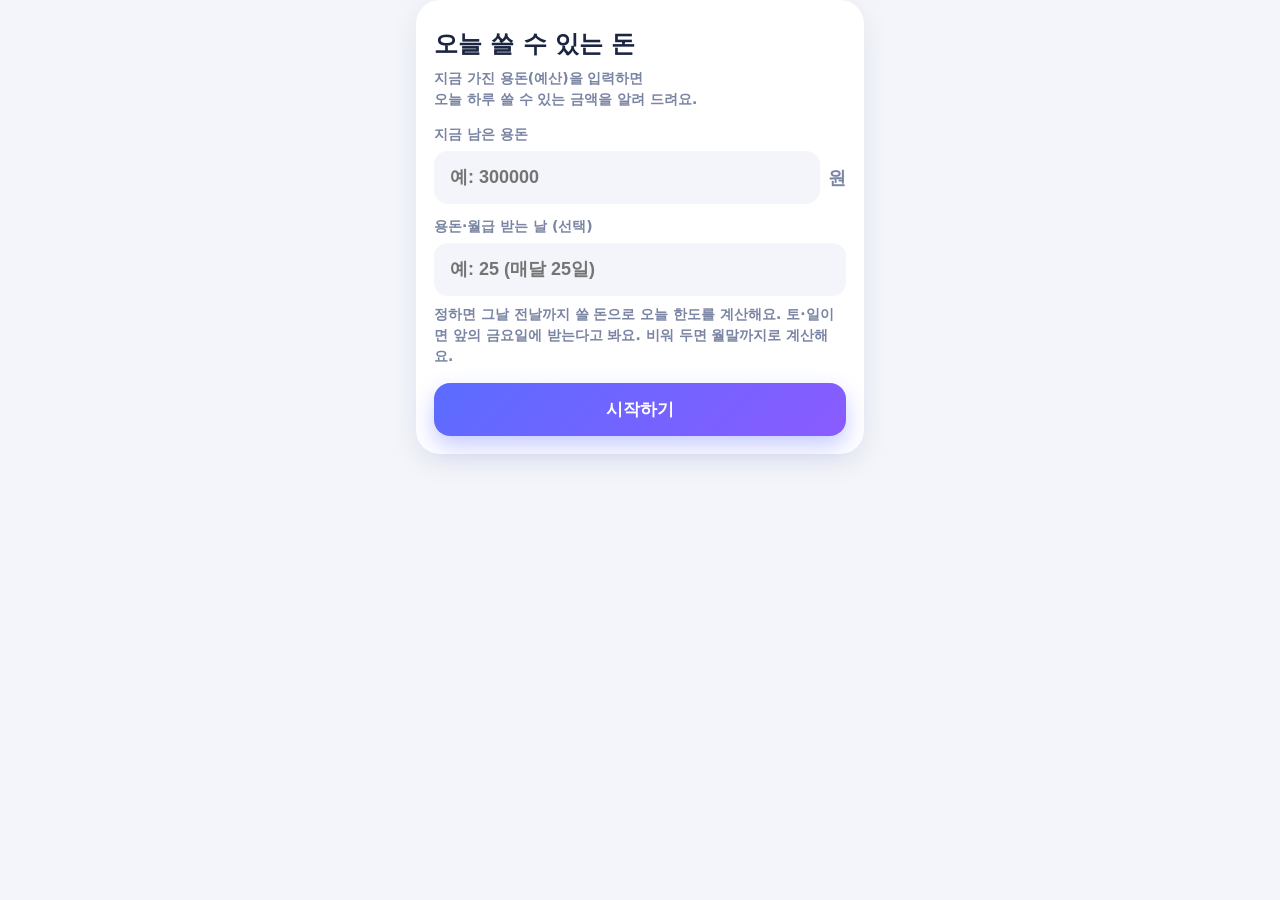
<file: index.html>
<!DOCTYPE html>
<html lang="ko">
<head>
  <meta charset="UTF-8">
  <meta name="viewport" content="width=device-width, initial-scale=1">
  <title>오늘 쓸 수 있는 돈</title>
  <link rel="stylesheet" href="style.css?v=20261127e">
  <script>window.APP_VERSION = "20261127e";</script>
  <script>
    // 기본은 게임식 디자인(game). 주소 끝에 ?theme=toss | neon | fantasy | soft 를 붙이면 다른 디자인
    // neon / fantasy / soft 는 game.css(구조) 위에 자기 스타일 파일을 한 겹 더 입힌다.
    (function () {
      var t = new URLSearchParams(location.search).get("theme");
      if (t === "toss") return;
      var extra = { neon: 1, fantasy: 1, soft: 1 };
      var root = document.documentElement;
      function addCss(name) {
        var link = document.createElement("link");
        link.rel = "stylesheet";
        link.href = name + ".css?v=" + window.APP_VERSION;
        document.head.appendChild(link);
      }
      // adventure: 장면(캐릭터가 달리는 초원)과 하단 입력창이 있는 게임 화면 디자인. 단독으로 쓰는 스타일 파일.
      // calm: adventure 와 같은 장면을 더 차분하고 정돈된 모습으로 덮어쓴 버전 (기본 디자인)
      if (t === "calm" || !t) {
        root.classList.add("theme-adventure", "theme-calm");
        addCss("adventure");
        addCss("calm");
        return;
      }
      if (t === "adventure") {
        root.classList.add("theme-adventure");
        addCss("adventure");
        return;
      }
      root.classList.add("theme-game");
      addCss("game");
      if (extra[t]) {
        root.classList.add("theme-" + t);
        addCss(t);
      }
    })();
  </script>
</head>
<body>
  <main class="app">

    <!-- 1) 첫 화면: 이번 달 예산 입력 -->
    <section id="setup" class="card" hidden>
      <h1>오늘 쓸 수 있는 돈</h1>
      <p id="setup-note" class="setup-note" hidden>🎉 용돈이 들어오는 날이에요! 새 용돈을 입력해 주세요.</p>
      <p class="hint">지금 가진 용돈(예산)을 입력하면<br>오늘 하루 쓸 수 있는 금액을 알려 드려요.</p>
      <form id="budget-form">
        <label for="budget-input">지금 남은 용돈</label>
        <div class="input-row">
          <input id="budget-input" type="text" inputmode="numeric" placeholder="예: 300000" autocomplete="off" required>
          <span class="unit">원</span>
        </div>
        <label for="payday-input">용돈·월급 받는 날 (선택)</label>
        <input id="payday-input" type="number" inputmode="numeric" min="1" max="31" placeholder="예: 25 (매달 25일)">
        <p class="hint" style="margin:8px 0 0">정하면 그날 전날까지 쓸 돈으로 오늘 한도를 계산해요. 토·일이면 앞의 금요일에 받는다고 봐요. 비워 두면 월말까지로 계산해요.</p>
        <p id="budget-error" class="error" hidden></p>
        <button type="submit" class="primary">시작하기</button>
      </form>
    </section>

    <!-- 2) 메인 화면 -->
    <section id="main" hidden>
      <header class="top">
        <span id="today-label"></span>
        <button id="reset-budget" class="link" type="button">예산 다시 설정</button>
      </header>

      <div id="tab-today" class="tab-panel">
      <!-- adventure 디자인 전용: 캐릭터가 달리는 장면 (다른 디자인에서는 숨김) -->
      <div id="a-scene" class="a-only a-scene">
        <!-- 겹겹이 다른 속도로 흘러가는 배경 (calm 디자인에서만 보임) -->
        <div class="a-layers" aria-hidden="true">
          <i class="ly ly-sun"></i>
          <img class="ly-cloud lc1" alt="" src="assets/bg/layers/cloud1.png">
          <img class="ly-cloud lc2" alt="" src="assets/bg/layers/cloud3.png">
          <img class="ly-cloud lc3" alt="" src="assets/bg/layers/cloud5.png">
          <i class="ly ly-far"></i>
          <i class="ly ly-mid"></i>
          <i class="ly ly-near"></i>
          <div class="ly-trees">
            <div class="tile"><img alt="" src="assets/bg/layers/tree.png"><img alt="" src="assets/bg/layers/treeLong.png"><img alt="" src="assets/bg/layers/tree.png"><img alt="" src="assets/bg/layers/treeLong.png"></div>
            <div class="tile"><img alt="" src="assets/bg/layers/tree.png"><img alt="" src="assets/bg/layers/treeLong.png"><img alt="" src="assets/bg/layers/tree.png"><img alt="" src="assets/bg/layers/treeLong.png"></div>
          </div>
          <i class="ly ly-ground"></i>
        </div>
        <div class="a-hud">
          <span id="a-date" class="a-pill"></span>
          <span id="a-days" class="a-pill"></span>
          <span id="a-month" class="a-pill a-pill-coin"></span>
        </div>
        <p id="a-label" class="a-label">오늘 쓸 수 있는 돈</p>
        <p id="a-amount" class="a-amount">0원</p>
        <div id="a-coins" class="a-coins" aria-hidden="true"></div>
        <img id="a-hero" class="a-hero" alt="" src="assets/hero/femaleAdventurer/character_femaleAdventurer_idle.png">
        <div id="a-goal" class="a-goal" hidden>
          <span id="a-goal-label" class="a-goal-label"></span>
          <svg viewBox="0 0 64 56" aria-hidden="true"><rect x="6" y="24" width="52" height="28" rx="4" fill="#b8742a" stroke="#6b3d12" stroke-width="3"/><path d="M6 28 Q6 8 32 8 Q58 8 58 28 Z" fill="#d68a36" stroke="#6b3d12" stroke-width="3"/><path d="M6 28 H58" stroke="#6b3d12" stroke-width="3"/><rect x="26" y="23" width="12" height="15" rx="2" fill="#ffd23f" stroke="#6b3d12" stroke-width="2.5"/><circle cx="32" cy="31" r="2" fill="#6b3d12"/></svg>
          <i class="spark s1"></i><i class="spark s2"></i><i class="spark s3"></i>
        </div>
        <div id="a-bubble" class="a-bubble"></div>
        <div class="a-course" aria-hidden="true">
          <span id="a-course-text" class="a-course-text"></span>
          <div class="a-track"><i id="a-track-fill"></i><img id="a-track-hero" alt="" src="assets/hero/femaleAdventurer/character_femaleAdventurer_idle.png"><span class="a-flag a-flag-chest"><svg viewBox="0 0 64 56" aria-hidden="true"><rect x="6" y="24" width="52" height="28" rx="4" fill="#b8742a" stroke="#6b3d12" stroke-width="3"/><path d="M6 28 Q6 8 32 8 Q58 8 58 28 Z" fill="#d68a36" stroke="#6b3d12" stroke-width="3"/><path d="M6 28 H58" stroke="#6b3d12" stroke-width="3"/><rect x="26" y="23" width="12" height="15" rx="2" fill="#ffd23f" stroke="#6b3d12" stroke-width="2.5"/><circle cx="32" cy="31" r="2" fill="#6b3d12"/></svg></span></div>
        </div>
        <div class="a-vignette"></div>
      </div>
      <div class="card hero">
        <!-- 게임식 디자인에서만 보이는 캐릭터·말풍선 -->
        <div class="g-only g-npc" aria-hidden="true">
          <div class="g-face">
            <svg viewBox="0 0 60 60">
              <ellipse cx="20" cy="56" rx="8" ry="4" fill="#3a2a12"/>
              <ellipse cx="40" cy="56" rx="8" ry="4" fill="#3a2a12"/>
              <circle cx="30" cy="31" r="25" fill="#ff9a3c" stroke="#3a2a12" stroke-width="3"/>
              <circle cx="16" cy="38" r="4" fill="#ff6f61" opacity=".6"/>
              <circle cx="44" cy="38" r="4" fill="#ff6f61" opacity=".6"/>
              <ellipse class="g-eye" cx="22" cy="28" rx="3.2" ry="4.6" fill="#3a2a12"/>
              <ellipse class="g-eye" cx="38" cy="28" rx="3.2" ry="4.6" fill="#3a2a12"/>
              <circle cx="23" cy="26.5" r="1.2" fill="#fff"/>
              <circle cx="39" cy="26.5" r="1.2" fill="#fff"/>
              <g class="g-mouth m-ok"><path d="M22 40 Q30 49 38 40" fill="none" stroke="#3a2a12" stroke-width="3" stroke-linecap="round"/></g>
              <g class="g-mouth m-warn"><path d="M23 44 Q30 40 37 44" fill="none" stroke="#3a2a12" stroke-width="3" stroke-linecap="round"/><path d="M48 14 q3 4 0 7 q-3 -3 0 -7" fill="#6ecbff" stroke="#3a2a12" stroke-width="1.5"/></g>
              <g class="g-mouth m-bad"><path d="M23 46 Q30 38 37 46" fill="none" stroke="#3a2a12" stroke-width="3" stroke-linecap="round"/><path class="g-tear" d="M20 34 q3 5 0 8 q-3 -3 0 -8" fill="#6ecbff" stroke="#3a2a12" stroke-width="1.5"/></g>
            </svg>
          </div>
          <div id="g-bubble" class="g-bubble"></div>
        </div>
        <p class="hero-title">오늘 쓸 수 있는 돈</p>
        <p id="today-left" class="hero-amount">0원</p>
        <div id="bar" class="bar" role="progressbar" aria-label="오늘 한도 사용률" aria-valuemin="0" aria-valuemax="100" aria-valuenow="0">
          <div id="bar-fill" class="bar-fill"></div>
        </div>
        <div id="g-coins" class="g-only g-coins" aria-hidden="true"></div>
        <p id="bar-label" class="bar-label"></p>
        <p id="today-status" class="hero-status"></p>
        <div class="g-only g-course" aria-hidden="true">
          <p id="g-course-text" class="g-course-text"></p>
          <div class="g-road">
            <div id="g-done" class="g-done"></div>
            <div id="g-walker" class="g-walker">
              <svg viewBox="0 0 60 60"><circle cx="30" cy="32" r="24" fill="#ff9a3c" stroke="#3a2a12" stroke-width="5"/><circle cx="22" cy="28" r="4" fill="#3a2a12"/><circle cx="38" cy="28" r="4" fill="#3a2a12"/></svg>
            </div>
            <span class="g-flag">🚩</span>
          </div>
        </div>
      </div>

      <div class="card summary">
        <div><span>오늘 한도</span><strong id="today-limit">0원</strong></div>
        <div><span>오늘 쓴 돈</span><strong id="today-spent">0원</strong></div>
        <div><span id="month-left-label">이번 달 남은 예산</span><strong id="month-left">0원</strong></div>
        <div><span id="days-left-label">남은 일수(오늘 포함)</span><strong id="days-left">0일</strong></div>
        <p id="reserved-note" class="reserved-note" hidden></p>
      </div>

      <button id="a-fab" type="button" class="a-only a-fab">＋ 지출 기록하기</button>
      <form id="expense-form" class="card">
        <button id="sheet-close" type="button" class="a-only a-close" aria-label="닫기">×</button>
        <h2 id="form-title">지출 기록하기</h2>
        <label for="expense-amount">금액</label>
        <div class="input-row">
          <input id="expense-amount" type="text" inputmode="numeric" placeholder="예: 4500" autocomplete="off" required>
          <span class="unit">원</span>
        </div>
        <label for="expense-category">카테고리</label>
        <select id="expense-category"></select>
        <label for="expense-memo">메모 (선택)</label>
        <input id="expense-memo" type="text" maxlength="30" placeholder="예: 점심 김밥" autocomplete="off">
        <label for="expense-date">날짜</label>
        <input id="expense-date" type="date" required>
        <p id="expense-error" class="error" hidden></p>
        <button id="expense-submit" type="submit" class="primary">추가</button>
        <button id="edit-cancel" type="button" class="secondary" hidden>수정 취소</button>
      </form>
      </div>

      <div id="tab-calendar" class="tab-panel" hidden>
        <div class="card">
          <h2 id="cal-title">이번 달</h2>
          <div id="cal-grid" class="cal-grid"></div>
          <div class="cal-legend">
            <span><i class="dot fix"></i> 고정지출</span>
            <span><i class="dot big"></i> 지출 많은 날</span>
            <span><i class="dot spent"></i> 쓴 날</span>
          </div>
          <div id="cal-detail" class="cal-detail"></div>
        </div>

        <div class="card">
          <h2>이번 달 일정</h2>
          <ul id="sched-list" class="sched"></ul>
          <p id="sched-empty" class="hint">등록한 일정이 없어요. 매달 나가는 돈이나 친구 약속처럼 돈을 많이 쓸 날을 적어 두면, 그만큼을 미리 빼고 오늘 한도를 계산해 줘요.</p>
          <div class="add-row">
            <button id="add-fixed" type="button" class="secondary">＋ 고정지출 추가</button>
            <button id="add-planned" type="button" class="secondary">＋ 지출 많은 날 추가</button>
          </div>
        </div>

        <form id="fixed-form" class="card sheet">
          <button id="fixed-close" type="button" class="a-only a-close" aria-label="닫기">×</button>
          <h2 id="fixed-title">고정지출 추가하기</h2>
          <label for="fixed-name">이름</label>
          <input id="fixed-name" type="text" maxlength="12" placeholder="예: 통신비" autocomplete="off">
          <label for="fixed-amount">예정 금액 (달마다 달라도 괜찮아요)</label>
          <div class="input-row">
            <input id="fixed-amount" type="text" inputmode="numeric" placeholder="예: 55000" autocomplete="off">
            <span class="unit">원</span>
          </div>
          <label for="fixed-day">매달 몇 일에 나가요?</label>
          <input id="fixed-day" type="number" inputmode="numeric" min="1" max="31" placeholder="예: 15">
          <p class="hint" style="margin:8px 0 0">토·일이면 돌아오는 월요일로 옮겨요.</p>
          <p id="fixed-error" class="error" hidden></p>
          <button type="submit" class="primary">저장</button>
        </form>

        <form id="planned-form" class="card sheet">
          <button id="planned-close" type="button" class="a-only a-close" aria-label="닫기">×</button>
          <h2 id="planned-title">지출 많은 날 추가하기</h2>
          <label for="planned-memo">무슨 날인가요? (선택)</label>
          <input id="planned-memo" type="text" maxlength="20" placeholder="예: 친구 약속" autocomplete="off">
          <label for="planned-date">날짜</label>
          <input id="planned-date" type="date">
          <label for="planned-amount">예상 금액</label>
          <div class="input-row">
            <input id="planned-amount" type="text" inputmode="numeric" placeholder="예: 30000" autocomplete="off">
            <span class="unit">원</span>
          </div>
          <p id="planned-error" class="error" hidden></p>
          <button type="submit" class="primary">저장</button>
        </form>

        <form id="confirm-form" class="card sheet">
          <button id="confirm-close" type="button" class="a-only a-close" aria-label="닫기">×</button>
          <h2 id="confirm-title">실제 금액</h2>
          <p id="confirm-hint" class="hint"></p>
          <div class="input-row">
            <input id="confirm-amount" type="text" inputmode="numeric" autocomplete="off">
            <span class="unit">원</span>
          </div>
          <p id="confirm-error" class="error" hidden></p>
          <button type="submit" class="primary">이 금액으로 확인</button>
          <button id="confirm-keep" type="button" class="secondary">예정액 그대로</button>
        </form>
      </div>

      <div id="tab-history" class="tab-panel" hidden>
      <div class="card">
        <h2>이번 달 지출</h2>
        <ul id="expense-list" class="list"></ul>
        <p id="empty-msg" class="hint">아직 기록한 지출이 없어요.</p>
      </div>
      </div>

      <div id="tab-stats" class="tab-panel" hidden>
      <div class="card" id="stats-card">
        <h2>이번 달 통계</h2>
        <p id="stats-empty" class="hint">지출을 기록하면 통계가 나와요.</p>
        <div id="stats-body">
          <div class="stats-top">
            <div><span>총 지출</span><strong id="stat-total">0원</strong></div>
            <div><span>하루 평균</span><strong id="stat-average">0원</strong></div>
            <div><span>가장 많이 쓴 날</span><strong id="stat-maxday">-</strong></div>
          </div>
          <h3>카테고리별</h3>
          <ul id="cat-stats" class="cat-list"></ul>
          <h3>일별 지출</h3>
          <div id="day-chart" class="day-chart"></div>
          <div id="day-axis" class="day-axis"><span>1일</span><span id="axis-mid"></span><span id="axis-last"></span></div>
        </div>
      </div>
      </div>

      <div id="a-backdrop" class="a-only a-backdrop"></div>

      <nav class="tabbar" aria-label="화면 이동">
        <button type="button" class="tab on" data-tab="today">오늘</button>
        <button type="button" class="tab" data-tab="calendar">달력</button>
        <button type="button" class="tab" data-tab="history">내역</button>
        <button type="button" class="tab" data-tab="stats">통계</button>
      </nav>
    </section>

  </main>
  <script src="app.js?v=20261127e"></script>
</body>
</html>
</file>
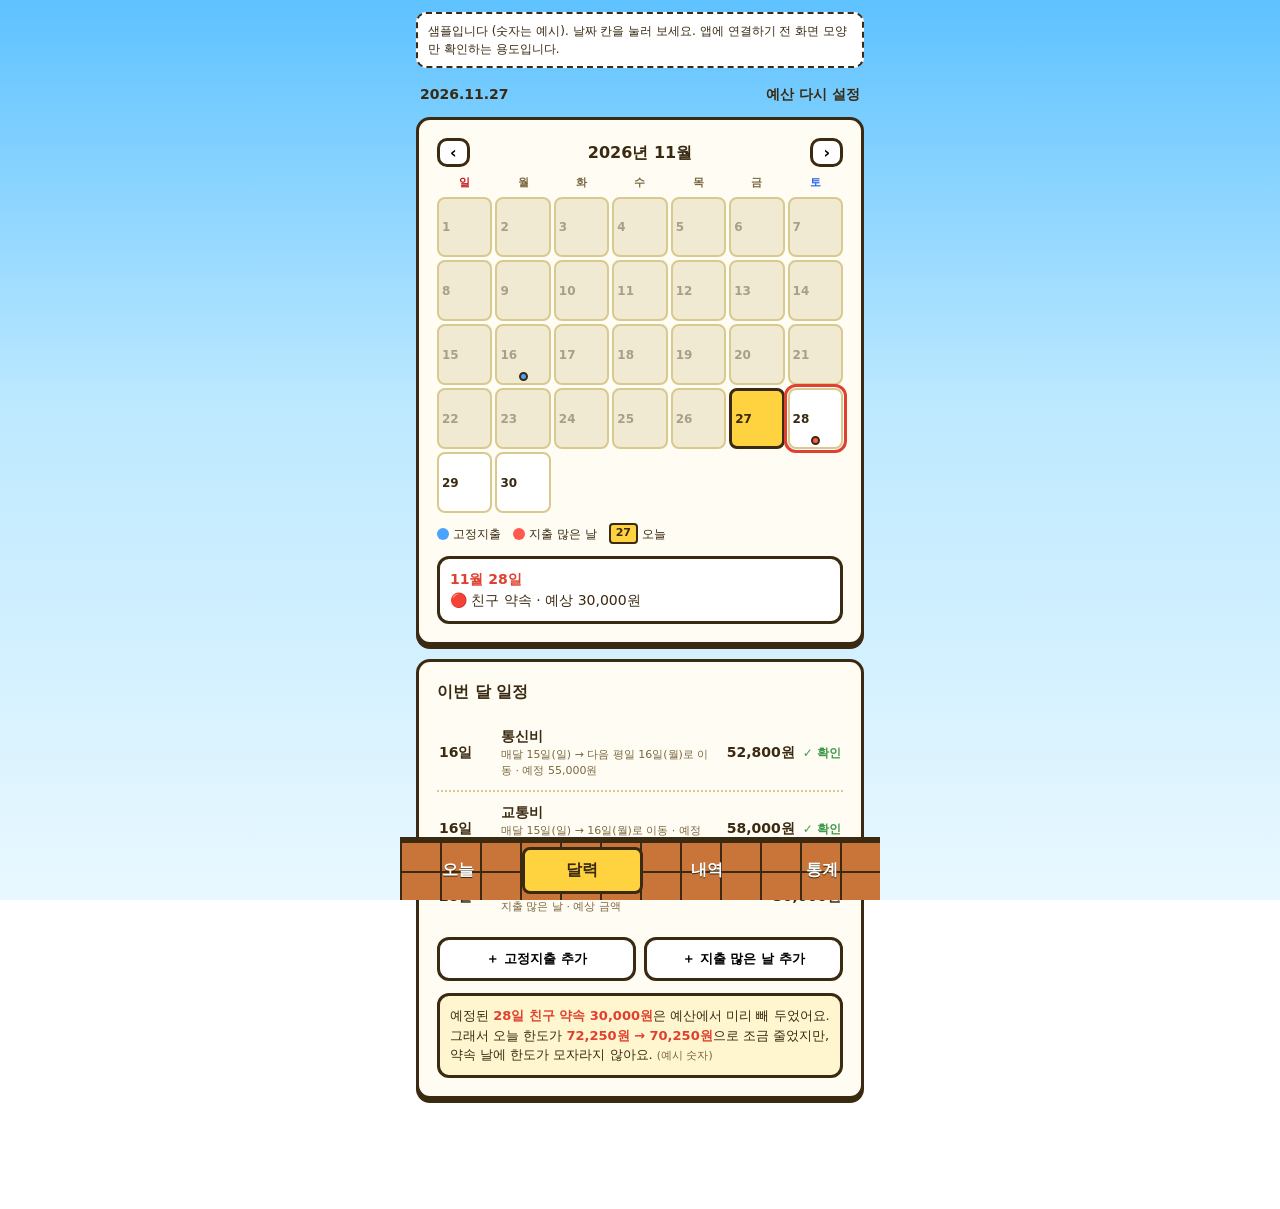
<file: docs/design-samples/calendar.html>
<!DOCTYPE html>
<html lang="ko" class="theme-game">
<head>
<meta charset="UTF-8">
<meta name="viewport" content="width=device-width, initial-scale=1">
<title>달력 화면 샘플 (게임식)</title>
<link rel="stylesheet" href="../../style.css">
<link rel="stylesheet" href="../../game.css">
<style>
  .sample-note { background: #fff; border: 2px dashed #3a2a12; border-radius: 10px; padding: 8px 10px; font-size: 12px; margin: 0 0 12px; color: #3a2a12; }
  .cal-head { display: flex; justify-content: space-between; align-items: center; margin-bottom: 8px; }
  .cal-head h2 { margin: 0; }
  .cal-head button { border: 3px solid #3a2a12; background: #fff; border-radius: 10px; font-weight: 900; padding: 2px 10px; font-size: 16px; }
  .cal { display: grid; grid-template-columns: repeat(7, 1fr); gap: 3px; }
  .cal .dow { text-align: center; font-size: 11px; font-weight: 800; color: #7a6540; padding-bottom: 2px; }
  .cal .dow:first-child { color: #c4161c; }
  .cal .dow:nth-child(7) { color: #2563eb; }
  .cell { position: relative; aspect-ratio: 1 / 1.1; background: #fff; border: 2px solid #d9c98f; border-radius: 8px; padding: 2px 3px; font-size: 12px; font-weight: 700; text-align: left; font-family: inherit; color: #3a2a12; cursor: pointer; }
  .cell.empty { visibility: hidden; }
  .cell.past { background: #f1ead2; color: #a99f86; }
  .cell.today { border: 3px solid #3a2a12; background: #ffd23f; }
  .cell.sel { outline: 3px solid #e0402f; outline-offset: 1px; }
  .cell .mk { position: absolute; left: 2px; right: 2px; bottom: 2px; display: flex; gap: 1px; justify-content: center; font-size: 12px; line-height: 1; }
  .cell .dot { width: 9px; height: 9px; border-radius: 50%; border: 2px solid #3a2a12; display: inline-block; }
  .dot.fix { background: #4aa3ff; }
  .dot.big { background: #ff5a4f; }
  .legend { display: flex; gap: 12px; font-size: 12px; margin-top: 10px; flex-wrap: wrap; }
  .legend span { display: inline-flex; align-items: center; gap: 4px; }
  .detail { margin-top: 12px; padding: 10px; background: #fff; border: 3px solid #3a2a12; border-radius: 12px; font-size: 14px; }
  .detail b { color: #e0402f; }
  .sched { list-style: none; margin: 0; padding: 0; }
  .sched li { display: flex; align-items: center; gap: 8px; padding: 10px 2px; border-bottom: 2px dotted #d9c98f; font-size: 14px; }
  .sched li:last-child { border-bottom: 0; }
  .sched .when { min-width: 54px; font-weight: 800; }
  .sched .what { flex: 1; }
  .sched small { display: block; color: #7a6540; font-size: 11px; font-weight: 400; }
  .sched .amt { font-weight: 800; }
  .sched .paid { color: #3f9b4b; font-size: 12px; font-weight: 800; }
  .addrow { display: grid; grid-template-columns: 1fr 1fr; gap: 8px; margin-top: 12px; }
  .addrow button { border: 3px solid #3a2a12; background: #fff; border-radius: 12px; padding: 10px 4px; font-weight: 800; font-size: 13px; font-family: inherit; cursor: pointer; }
  .effect { background: #fff6cf; border: 3px solid #3a2a12; border-radius: 12px; padding: 10px; font-size: 13px; line-height: 1.5; margin-top: 12px; }
  .effect b { color: #e0402f; }
  .app { padding-top: 12px; }
</style>
</head>
<body>
<main class="app">
  <p class="sample-note">샘플입니다 (숫자는 예시). 날짜 칸을 눌러 보세요. 앱에 연결하기 전 화면 모양만 확인하는 용도입니다.</p>

  <header class="top">
    <span>2026.11.27</span>
    <span class="link" style="color:#3a2a12;font-weight:800">예산 다시 설정</span>
  </header>

  <div class="card">
    <div class="cal-head">
      <button type="button" aria-label="이전 달">‹</button>
      <h2>2026년 11월</h2>
      <button type="button" aria-label="다음 달">›</button>
    </div>
    <div class="cal" id="cal"></div>
    <div class="legend">
      <span><i class="dot fix" style="width:12px;height:12px;border-radius:50%;display:inline-block"></i> 고정지출</span>
      <span><i class="dot big" style="width:12px;height:12px;border-radius:50%;display:inline-block"></i> 지출 많은 날</span>
      <span><b style="background:#ffd23f;border:2px solid #3a2a12;border-radius:4px;padding:0 5px;font-size:11px">27</b> 오늘</span>
    </div>
    <div class="detail" id="detail"></div>
  </div>

  <div class="card">
    <h2>이번 달 일정</h2>
    <ul class="sched">
      <li>
        <span class="when">16일</span>
        <span class="what">통신비<small>매달 15일(일) → 다음 평일 16일(월)로 이동 · 예정 55,000원</small></span>
        <span class="amt">52,800원</span><span class="paid">✓ 확인</span>
      </li>
      <li>
        <span class="when">16일</span>
        <span class="what">교통비<small>매달 15일(일) → 16일(월)로 이동 · 예정 60,000원</small></span>
        <span class="amt">58,000원</span><span class="paid">✓ 확인</span>
      </li>
      <li>
        <span class="when">28일</span>
        <span class="what">친구 약속<small>지출 많은 날 · 예상 금액</small></span>
        <span class="amt">30,000원</span>
      </li>
    </ul>
    <div class="addrow">
      <button type="button">＋ 고정지출 추가</button>
      <button type="button">＋ 지출 많은 날 추가</button>
    </div>
    <div class="effect">
      예정된 <b>28일 친구 약속 30,000원</b>은 예산에서 미리 빼 두었어요.<br>
      그래서 오늘 한도가 <b>72,250원 → 70,250원</b>으로 조금 줄었지만, 약속 날에 한도가 모자라지 않아요. <small style="color:#7a6540">(예시 숫자)</small>
    </div>
  </div>

  <nav class="tabbar" aria-label="화면 이동">
    <button type="button" class="tab">오늘</button>
    <button type="button" class="tab on">달력</button>
    <button type="button" class="tab">내역</button>
    <button type="button" class="tab">통계</button>
  </nav>
</main>

<script>
  // 2026년 11월: 1일은 일요일, 30일까지. 오늘은 27일.
  var TODAY = 27, DAYS = 30, START = 0; // START = 1일의 요일(0=일)
  var events = {
    16: [{ kind: "fix", text: "통신비 · 교통비 (15일 일요일 → 16일 월요일로 이동)" }],
    28: [{ kind: "big", text: "친구 약속 · 예상 30,000원" }]
  };
  var cal = document.getElementById("cal"), detail = document.getElementById("detail");
  ["일","월","화","수","목","금","토"].forEach(function (n) {
    var e = document.createElement("div"); e.className = "dow"; e.textContent = n; cal.appendChild(e);
  });
  for (var i = 0; i < START; i++) { var s = document.createElement("div"); s.className = "cell empty"; cal.appendChild(s); }
  function show(day) {
    document.querySelectorAll(".cell.sel").forEach(function (c) { c.classList.remove("sel"); });
    var cell = document.getElementById("d" + day); if (cell) cell.classList.add("sel");
    var ev = events[day];
    detail.innerHTML = "<b>11월 " + day + "일</b>" + (day === TODAY ? " (오늘)" : "") + "<br>" +
      (ev ? ev.map(function (x) { return (x.kind === "fix" ? "🔵 " : "🔴 ") + x.text; }).join("<br>") : "등록된 일정이 없어요.");
  }
  for (var d = 1; d <= DAYS; d++) {
    (function (day) {
      var b = document.createElement("button");
      b.type = "button"; b.id = "d" + day;
      b.className = "cell" + (day < TODAY ? " past" : "") + (day === TODAY ? " today" : "");
      b.innerHTML = day + '<span class="mk">' + (events[day] || []).map(function (x) { return '<i class="dot ' + x.kind + '"></i>'; }).join("") + "</span>";
      b.addEventListener("click", function () { show(day); });
      cal.appendChild(b);
    })(d);
  }
  show(28);
</script>
</body>
</html>
</file>
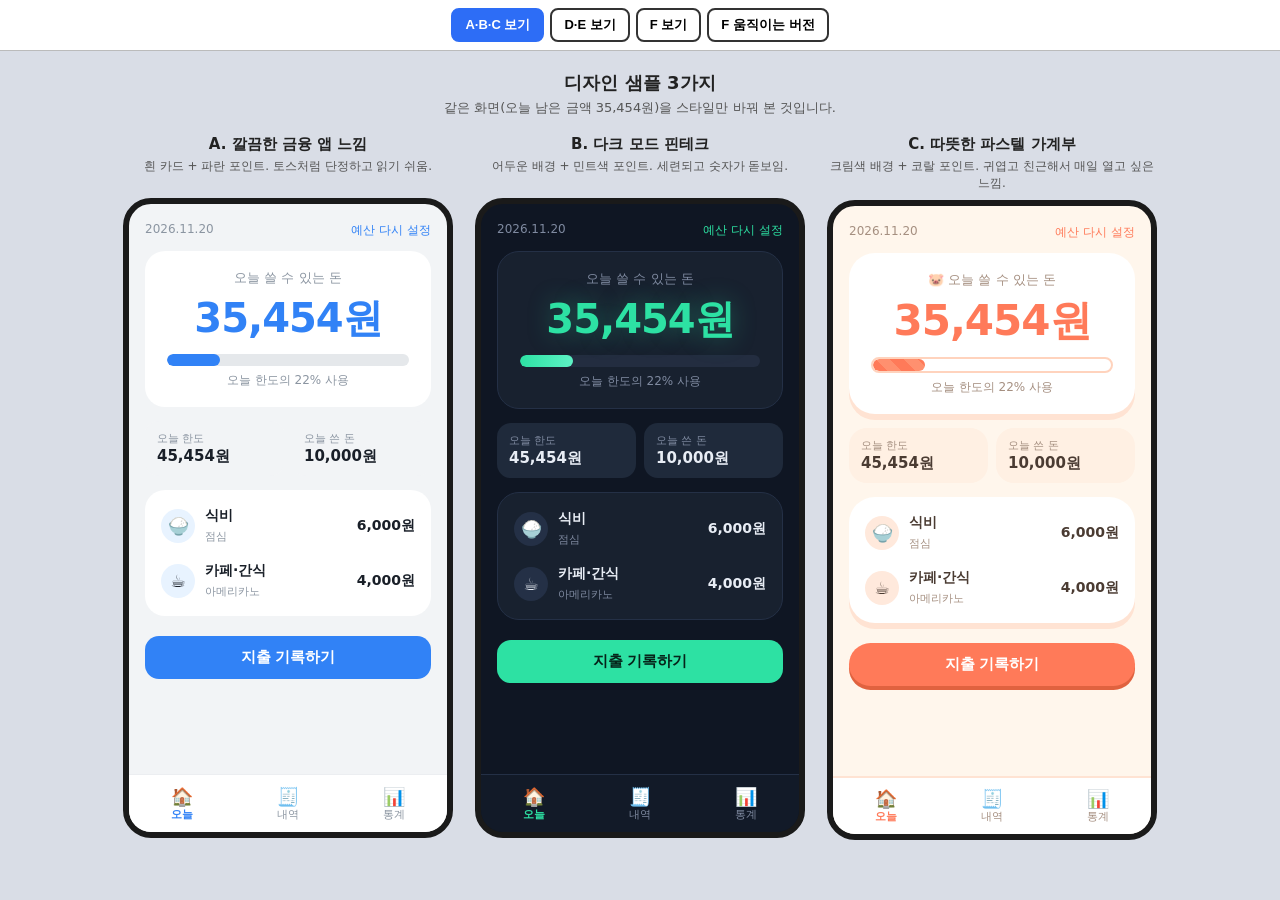
<file: docs/design-samples/compare.html>
<!DOCTYPE html>
<html lang="ko">
<head>
<meta charset="UTF-8">
<meta name="viewport" content="width=device-width, initial-scale=1">
<title>디자인 샘플 비교</title>
<style>
  * { box-sizing: border-box; }
  html, body { height: 100%; margin: 0; font-family: "Malgun Gothic", system-ui, sans-serif; background: #cfd6e2; }
  body { display: flex; flex-direction: column; }
  nav { display: flex; gap: 6px; justify-content: center; padding: 8px; background: #fff; border-bottom: 1px solid #bbb; flex-wrap: wrap; }
  button { border: 2px solid #333; background: #fff; border-radius: 8px; padding: 6px 12px; font-size: 13px; font-weight: 700; cursor: pointer; }
  button.on { background: #2d6df6; color: #fff; border-color: #2d6df6; }
  iframe { flex: 1; width: 100%; border: 0; }
</style>
</head>
<body>
<nav>
  <button data-src="samples.html" class="on">A·B·C 보기</button>
  <button data-src="samples2.html">D·E 보기</button>
  <button data-src="samples3.html">F 보기</button>
  <button data-src="samples4.html">F 움직이는 버전</button>
</nav>
<iframe id="f" src="samples.html" title="디자인 샘플"></iframe>
<script>
  var f = document.getElementById("f");
  document.querySelectorAll("button").forEach(function (b) {
    b.addEventListener("click", function () {
      document.querySelectorAll("button").forEach(function (x) { x.classList.remove("on"); });
      b.classList.add("on");
      f.src = b.dataset.src;
    });
  });
</script>
</body>
</html>
</file>
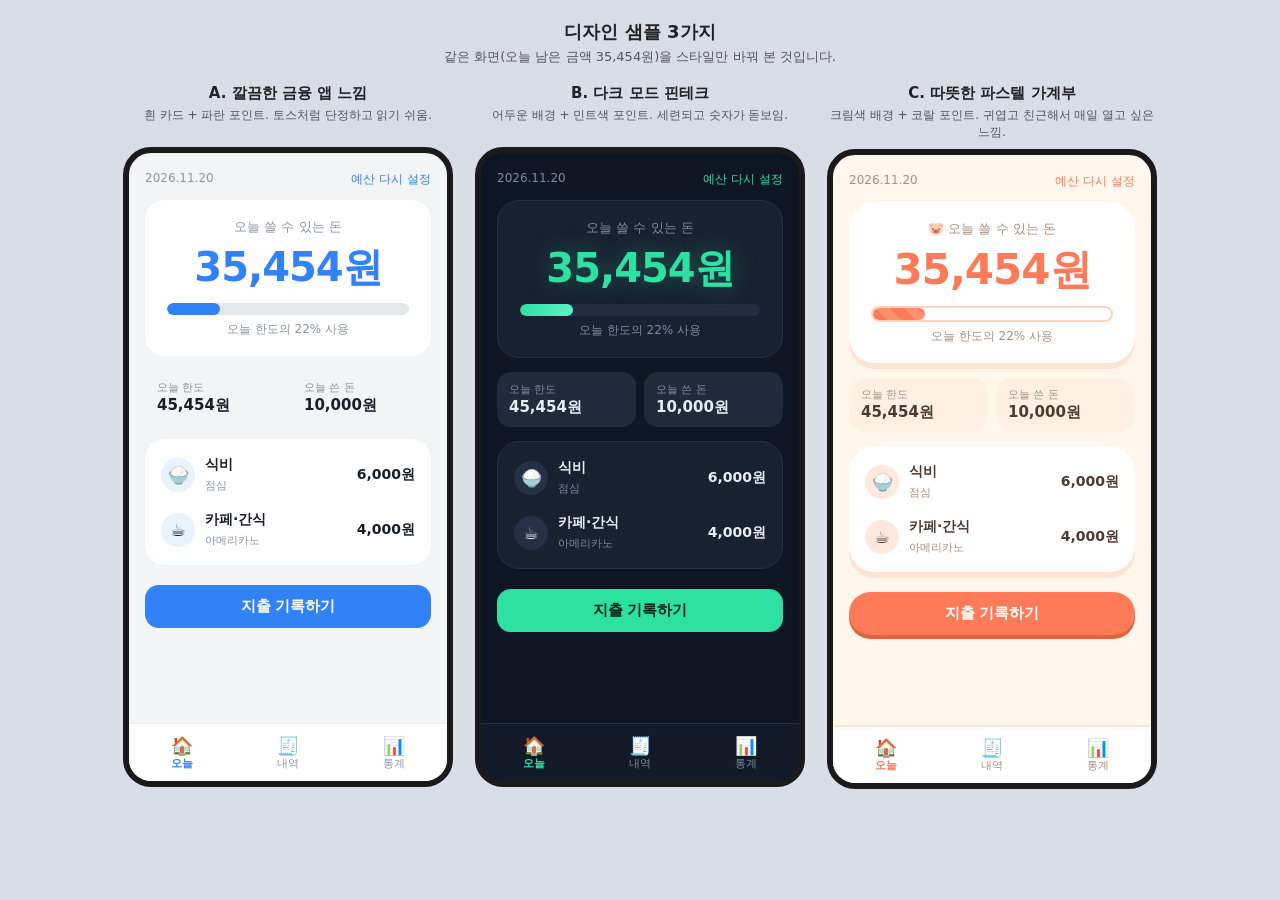
<file: docs/design-samples/samples.html>
<!DOCTYPE html>
<html lang="ko">
<head>
<meta charset="UTF-8">
<meta name="viewport" content="width=device-width, initial-scale=1">
<title>디자인 샘플</title>
<style>
  * { box-sizing: border-box; }
  body { margin: 0; padding: 20px 12px 40px; background: #d9dde6; font-family: "Malgun Gothic", system-ui, sans-serif; }
  h1 { text-align: center; font-size: 18px; margin: 0 0 4px; color: #222; }
  .sub { text-align: center; font-size: 13px; color: #555; margin: 0 0 18px; }
  .row { display: flex; flex-wrap: wrap; gap: 22px; justify-content: center; }
  .wrap { width: 330px; }
  .label { text-align: center; font-weight: 700; font-size: 15px; margin-bottom: 4px; color: #222; }
  .desc { text-align: center; font-size: 12px; color: #555; margin-bottom: 8px; min-height: 32px; }

  /* 공통 폰 틀 */
  .phone { width: 330px; height: 640px; border-radius: 28px; border: 6px solid #1a1a1a; overflow: hidden; position: relative; background: var(--bg); color: var(--text); }
  .screen { height: 100%; overflow: hidden; padding: 18px 16px 70px; }
  .top { display: flex; justify-content: space-between; font-size: 12px; color: var(--muted); margin-bottom: 12px; }
  .hero { text-align: center; }
  .hero .t { font-size: 13px; color: var(--muted); margin: 0; }
  .hero .n { font-size: 40px; font-weight: 800; margin: 4px 0 8px; letter-spacing: -1px; color: var(--accent); }
  .bar { height: 12px; border-radius: 999px; background: var(--track); overflow: hidden; margin: 0 4px; }
  .bar i { display: block; height: 100%; width: 22%; border-radius: 999px; background: var(--accent); }
  .hint { font-size: 12px; color: var(--muted); margin: 6px 0 0; }
  .chips { display: grid; grid-template-columns: 1fr 1fr; gap: 8px; margin: 14px 0; }
  .chip span { display: block; font-size: 11px; color: var(--muted); }
  .chip b { font-size: 15px; }
  .sec { font-size: 13px; font-weight: 700; margin: 12px 2px 6px; }
  .item { display: flex; align-items: center; gap: 10px; padding: 9px 10px; }
  .ico { width: 34px; height: 34px; border-radius: 50%; display: grid; place-items: center; font-size: 17px; flex-shrink: 0; }
  .item .m { flex: 1; min-width: 0; }
  .item .m b { display: block; font-size: 14px; }
  .item .m small { font-size: 11px; color: var(--muted); }
  .item .a { font-weight: 700; font-size: 14px; }
  .tabs { position: absolute; left: 0; right: 0; bottom: 0; height: 58px; display: flex; justify-content: space-around; align-items: center; font-size: 11px; }
  .tabs div { text-align: center; color: var(--muted); }
  .tabs div.on { color: var(--accent); font-weight: 700; }
  .tabs em { display: block; font-style: normal; font-size: 18px; }
  .fab { width: 100%; padding: 12px; border: 0; font-size: 15px; font-weight: 700; margin-top: 10px; }

  /* A. 토스 느낌: 깔끔한 흰 바탕 + 파란 포인트 */
  .A { --bg: #f2f4f6; --text: #191f28; --muted: #8b95a1; --accent: #3182f6; --track: #e5e8eb; }
  .A .card { background: #fff; border-radius: 20px; padding: 18px; margin-bottom: 10px; }
  .A .chip { background: #f2f4f6; border-radius: 14px; padding: 10px 12px; }
  .A .ico { background: #e8f3ff; }
  .A .tabs { background: #fff; border-top: 1px solid #eceef1; }
  .A .fab { background: #3182f6; color: #fff; border-radius: 14px; }

  /* B. 다크 핀테크: 어두운 배경 + 민트 포인트 */
  .B { --bg: #0f1623; --text: #e8edf5; --muted: #7f8aa0; --accent: #2de1a3; --track: #232d40; }
  .B .card { background: #18212f; border-radius: 22px; padding: 18px; margin-bottom: 10px; border: 1px solid #243046; }
  .B .hero .n { text-shadow: 0 0 24px rgba(45, 225, 163, 0.35); }
  .B .bar i { background: linear-gradient(90deg, #2de1a3, #5ef2c5); }
  .B .chip { background: #1f2a3b; border-radius: 14px; padding: 10px 12px; }
  .B .ico { background: #243046; }
  .B .tabs { background: #121a28; border-top: 1px solid #243046; }
  .B .fab { background: #2de1a3; color: #06241a; border-radius: 14px; }

  /* C. 따뜻한 파스텔: 크림 배경 + 코랄 포인트 + 귀여운 느낌 */
  .C { --bg: #fff6ec; --text: #4a3b32; --muted: #a58f80; --accent: #ff7a59; --track: #ffe3d3; }
  .C .card { background: #fff; border-radius: 26px; padding: 18px; margin-bottom: 10px; box-shadow: 0 6px 0 #ffe3d3; }
  .C .hero .n { font-size: 42px; }
  .C .bar { height: 16px; border: 2px solid #ffd3bd; background: #fff; }
  .C .bar i { background: repeating-linear-gradient(45deg, #ff7a59, #ff7a59 10px, #ff906f 10px, #ff906f 20px); }
  .C .chip { background: #fff0e3; border-radius: 18px; padding: 10px 12px; }
  .C .ico { background: #ffe9dc; }
  .C .tabs { background: #fff; border-top: 2px solid #ffe3d3; }
  .C .fab { background: #ff7a59; color: #fff; border-radius: 999px; box-shadow: 0 4px 0 #e0623f; }
</style>
</head>
<body>
  <h1>디자인 샘플 3가지</h1>
  <p class="sub">같은 화면(오늘 남은 금액 35,454원)을 스타일만 바꿔 본 것입니다.</p>
  <div class="row">

    <!-- A -->
    <div class="wrap">
      <div class="label">A. 깔끔한 금융 앱 느낌</div>
      <div class="desc">흰 카드 + 파란 포인트. 토스처럼 단정하고 읽기 쉬움.</div>
      <div class="phone A"><div class="screen">
        <div class="top"><span>2026.11.20</span><span style="color:var(--accent)">예산 다시 설정</span></div>
        <div class="card hero">
          <p class="t">오늘 쓸 수 있는 돈</p>
          <p class="n">35,454원</p>
          <div class="bar"><i></i></div>
          <p class="hint">오늘 한도의 22% 사용</p>
        </div>
        <div class="chips">
          <div class="chip"><span>오늘 한도</span><b>45,454원</b></div>
          <div class="chip"><span>오늘 쓴 돈</span><b>10,000원</b></div>
        </div>
        <div class="card" style="padding:8px 6px">
          <div class="item"><div class="ico">🍚</div><div class="m"><b>식비</b><small>점심</small></div><div class="a">6,000원</div></div>
          <div class="item"><div class="ico">☕</div><div class="m"><b>카페·간식</b><small>아메리카노</small></div><div class="a">4,000원</div></div>
        </div>
        <button class="fab">지출 기록하기</button>
      </div>
      <div class="tabs"><div class="on"><em>🏠</em>오늘</div><div><em>🧾</em>내역</div><div><em>📊</em>통계</div></div></div>
    </div>

    <!-- B -->
    <div class="wrap">
      <div class="label">B. 다크 모드 핀테크</div>
      <div class="desc">어두운 배경 + 민트색 포인트. 세련되고 숫자가 돋보임.</div>
      <div class="phone B"><div class="screen">
        <div class="top"><span>2026.11.20</span><span style="color:var(--accent)">예산 다시 설정</span></div>
        <div class="card hero">
          <p class="t">오늘 쓸 수 있는 돈</p>
          <p class="n">35,454원</p>
          <div class="bar"><i></i></div>
          <p class="hint">오늘 한도의 22% 사용</p>
        </div>
        <div class="chips">
          <div class="chip"><span>오늘 한도</span><b>45,454원</b></div>
          <div class="chip"><span>오늘 쓴 돈</span><b>10,000원</b></div>
        </div>
        <div class="card" style="padding:8px 6px">
          <div class="item"><div class="ico">🍚</div><div class="m"><b>식비</b><small>점심</small></div><div class="a">6,000원</div></div>
          <div class="item"><div class="ico">☕</div><div class="m"><b>카페·간식</b><small>아메리카노</small></div><div class="a">4,000원</div></div>
        </div>
        <button class="fab">지출 기록하기</button>
      </div>
      <div class="tabs"><div class="on"><em>🏠</em>오늘</div><div><em>🧾</em>내역</div><div><em>📊</em>통계</div></div></div>
    </div>

    <!-- C -->
    <div class="wrap">
      <div class="label">C. 따뜻한 파스텔 가계부</div>
      <div class="desc">크림색 배경 + 코랄 포인트. 귀엽고 친근해서 매일 열고 싶은 느낌.</div>
      <div class="phone C"><div class="screen">
        <div class="top"><span>2026.11.20</span><span style="color:var(--accent)">예산 다시 설정</span></div>
        <div class="card hero">
          <p class="t">🐷 오늘 쓸 수 있는 돈</p>
          <p class="n">35,454원</p>
          <div class="bar"><i></i></div>
          <p class="hint">오늘 한도의 22% 사용</p>
        </div>
        <div class="chips">
          <div class="chip"><span>오늘 한도</span><b>45,454원</b></div>
          <div class="chip"><span>오늘 쓴 돈</span><b>10,000원</b></div>
        </div>
        <div class="card" style="padding:8px 6px">
          <div class="item"><div class="ico">🍚</div><div class="m"><b>식비</b><small>점심</small></div><div class="a">6,000원</div></div>
          <div class="item"><div class="ico">☕</div><div class="m"><b>카페·간식</b><small>아메리카노</small></div><div class="a">4,000원</div></div>
        </div>
        <button class="fab">지출 기록하기</button>
      </div>
      <div class="tabs"><div class="on"><em>🏠</em>오늘</div><div><em>🧾</em>내역</div><div><em>📊</em>통계</div></div></div>
    </div>

  </div>
</body>
</html>
</file>
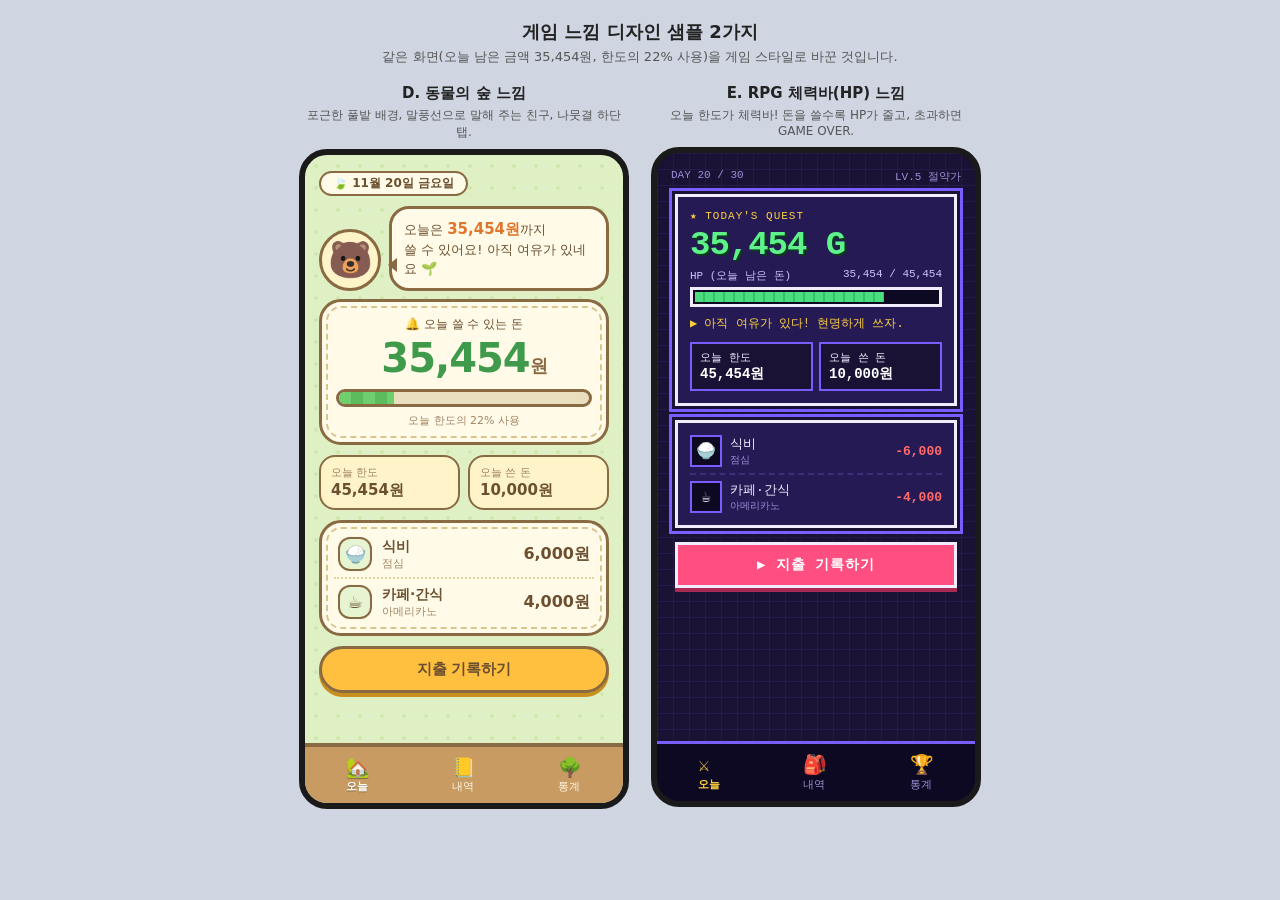
<file: docs/design-samples/samples2.html>
<!DOCTYPE html>
<html lang="ko">
<head>
<meta charset="UTF-8">
<meta name="viewport" content="width=device-width, initial-scale=1">
<title>게임 느낌 디자인 샘플</title>
<style>
  * { box-sizing: border-box; }
  body { margin: 0; padding: 20px 12px 40px; background: #cfd6e2; font-family: "Malgun Gothic", system-ui, sans-serif; }
  h1 { text-align: center; font-size: 18px; margin: 0 0 4px; color: #222; }
  .sub { text-align: center; font-size: 13px; color: #555; margin: 0 0 18px; }
  .row { display: flex; flex-wrap: wrap; gap: 22px; justify-content: center; }
  .wrap { width: 330px; }
  .label { text-align: center; font-weight: 700; font-size: 15px; margin-bottom: 4px; color: #222; }
  .desc { text-align: center; font-size: 12px; color: #555; margin-bottom: 8px; min-height: 32px; }
  .phone { width: 330px; height: 660px; border-radius: 28px; border: 6px solid #1a1a1a; overflow: hidden; position: relative; }
  .screen { height: 100%; overflow: hidden; padding: 16px 14px 72px; }
  .tabs { position: absolute; left: 0; right: 0; bottom: 0; height: 60px; display: flex; justify-content: space-around; align-items: center; font-size: 11px; }
  .tabs em { display: block; font-style: normal; font-size: 19px; }

  /* ===== D. 동물의 숲 느낌 (포근한 자연 + 말풍선) ===== */
  .D { background: #dff1c4; background-image: radial-gradient(#cfe8ac 2px, transparent 2px); background-size: 22px 22px; color: #6b4f2f; }
  .D .date { display: inline-block; background: #fffbe8; border: 2px solid #8a6a43; border-radius: 999px; padding: 2px 12px; font-size: 12px; font-weight: 700; margin-bottom: 10px; }
  .D .npc { display: flex; align-items: flex-end; gap: 8px; margin-bottom: 8px; }
  .D .npc .face { width: 62px; height: 62px; border-radius: 50%; background: #fff3c9; border: 3px solid #8a6a43; display: grid; place-items: center; font-size: 36px; flex-shrink: 0; }
  .D .bubble { position: relative; flex: 1; background: #fffbe8; border: 3px solid #8a6a43; border-radius: 20px; padding: 10px 12px; font-size: 13px; line-height: 1.45; }
  .D .bubble:before { content: ""; position: absolute; left: -11px; bottom: 16px; border: 7px solid transparent; border-right: 9px solid #8a6a43; }
  .D .bubble b { color: #e0762d; font-size: 15px; }
  .D .panel { background: #fffbe8; border: 3px solid #8a6a43; border-radius: 22px; padding: 14px; margin-bottom: 10px; outline: 2px dashed #d9c58f; outline-offset: -9px; }
  .D .big { text-align: center; font-size: 12px; margin: 0; }
  .D .num { text-align: center; font-size: 40px; font-weight: 800; color: #3f9b4b; margin: 2px 0 8px; letter-spacing: -1px; }
  .D .num small { font-size: 18px; color: #8a6a43; }
  .D .leafbar { height: 18px; background: #e9dfbf; border: 3px solid #8a6a43; border-radius: 999px; overflow: hidden; }
  .D .leafbar i { display: block; height: 100%; width: 22%; background: repeating-linear-gradient(90deg, #6fcf6f 0 12px, #5cbb5c 12px 24px); }
  .D .hint { text-align: center; font-size: 11px; margin: 6px 0 0; color: #a28463; }
  .D .grid { display: grid; grid-template-columns: 1fr 1fr; gap: 8px; margin-bottom: 10px; }
  .D .grid div { background: #fff3c9; border: 2px solid #8a6a43; border-radius: 16px; padding: 8px 10px; }
  .D .grid span { display: block; font-size: 11px; color: #a28463; }
  .D .grid b { font-size: 15px; }
  .D .row2 { display: flex; align-items: center; gap: 10px; padding: 6px 4px; }
  .D .row2 + .row2 { border-top: 2px dotted #e3d3a3; }
  .D .ic { width: 34px; height: 34px; border-radius: 12px; background: #e6f4d1; border: 2px solid #8a6a43; display: grid; place-items: center; font-size: 17px; }
  .D .row2 .m { flex: 1; font-size: 14px; font-weight: 700; }
  .D .row2 .m small { display: block; font-weight: 400; font-size: 11px; color: #a28463; }
  .D .btn { width: 100%; border: 3px solid #8a6a43; background: #ffbf3f; color: #6b4f2f; font-weight: 800; font-size: 15px; padding: 11px; border-radius: 999px; box-shadow: 0 4px 0 #c98f1f; }
  .D .tabs { background: #c89b63; border-top: 4px solid #8a6a43; color: #fff8e0; }
  .D .tabs .on { color: #fff; font-weight: 800; text-shadow: 0 1px 0 #8a6a43; }

  /* ===== E. RPG 체력바(HP) 느낌 (픽셀 + 퀘스트) ===== */
  .E { background: #1a1235; color: #f3ecff; font-family: "Courier New", "Malgun Gothic", monospace; background-image: linear-gradient(#241a4a 1px, transparent 1px), linear-gradient(90deg, #241a4a 1px, transparent 1px); background-size: 16px 16px; }
  .E .topbar { display: flex; justify-content: space-between; font-size: 11px; color: #9d8fd6; margin-bottom: 10px; }
  .E .box { background: #261a55; border: 3px solid #f3ecff; box-shadow: 0 0 0 3px #1a1235, 0 0 0 6px #7b5cff; padding: 12px; margin: 0 4px 14px; }
  .E .quest { font-size: 11px; color: #ffd23f; margin: 0 0 4px; letter-spacing: 1px; }
  .E .hpnum { font-size: 34px; font-weight: 900; color: #5ef28a; margin: 0; text-shadow: 2px 2px 0 #0b3b1d; letter-spacing: -1px; }
  .E .hpline { display: flex; justify-content: space-between; font-size: 11px; margin: 4px 0 4px; color: #cfc4ff; }
  .E .hp { height: 20px; background: #0e0922; border: 3px solid #f3ecff; padding: 2px; }
  .E .hp i { display: block; height: 100%; width: 78%; background: repeating-linear-gradient(90deg, #4ade80 0 8px, #34c26b 8px 10px); }
  .E .msg { margin: 8px 0 0; font-size: 12px; color: #ffd23f; }
  .E .msg:before { content: "▶ "; }
  .E .stats { display: grid; grid-template-columns: 1fr 1fr; gap: 6px; font-size: 11px; margin-top: 10px; }
  .E .stats div { background: #1a1235; border: 2px solid #7b5cff; padding: 6px 8px; }
  .E .stats b { display: block; font-size: 14px; color: #fff; }
  .E .inv { display: flex; align-items: center; gap: 8px; padding: 6px 0; font-size: 13px; }
  .E .inv + .inv { border-top: 2px dashed #3d2e7c; }
  .E .slot { width: 32px; height: 32px; background: #0e0922; border: 2px solid #7b5cff; display: grid; place-items: center; font-size: 16px; }
  .E .inv .m { flex: 1; }
  .E .inv .m small { display: block; color: #9d8fd6; font-size: 10px; }
  .E .inv .a { color: #ff6b6b; font-weight: 700; }
  .E .btn { width: calc(100% - 8px); margin: 0 4px; border: 3px solid #f3ecff; background: #ff4f81; color: #fff; font-family: inherit; font-weight: 900; font-size: 14px; padding: 11px; box-shadow: 0 4px 0 #a82a52; letter-spacing: 1px; }
  .E .tabs { background: #0e0922; border-top: 3px solid #7b5cff; color: #9d8fd6; }
  .E .tabs .on { color: #ffd23f; font-weight: 900; }
</style>
</head>
<body>
  <h1>게임 느낌 디자인 샘플 2가지</h1>
  <p class="sub">같은 화면(오늘 남은 금액 35,454원, 한도의 22% 사용)을 게임 스타일로 바꾼 것입니다.</p>
  <div class="row">

    <!-- D -->
    <div class="wrap">
      <div class="label">D. 동물의 숲 느낌</div>
      <div class="desc">포근한 풀밭 배경, 말풍선으로 말해 주는 친구, 나뭇결 하단 탭.</div>
      <div class="phone D"><div class="screen">
        <span class="date">🍃 11월 20일 금요일</span>
        <div class="npc">
          <div class="face">🐻</div>
          <div class="bubble">오늘은 <b>35,454원</b>까지<br>쓸 수 있어요! 아직 여유가 있네요 🌱</div>
        </div>
        <div class="panel">
          <p class="big">🔔 오늘 쓸 수 있는 돈</p>
          <p class="num">35,454<small>원</small></p>
          <div class="leafbar"><i></i></div>
          <p class="hint">오늘 한도의 22% 사용</p>
        </div>
        <div class="grid">
          <div><span>오늘 한도</span><b>45,454원</b></div>
          <div><span>오늘 쓴 돈</span><b>10,000원</b></div>
        </div>
        <div class="panel" style="padding:8px 12px">
          <div class="row2"><div class="ic">🍚</div><div class="m">식비<small>점심</small></div><b>6,000원</b></div>
          <div class="row2"><div class="ic">☕</div><div class="m">카페·간식<small>아메리카노</small></div><b>4,000원</b></div>
        </div>
        <button class="btn">지출 기록하기</button>
      </div>
      <div class="tabs"><div class="on"><em>🏡</em>오늘</div><div><em>📒</em>내역</div><div><em>🌳</em>통계</div></div></div>
    </div>

    <!-- E -->
    <div class="wrap">
      <div class="label">E. RPG 체력바(HP) 느낌</div>
      <div class="desc">오늘 한도가 체력바! 돈을 쓸수록 HP가 줄고, 초과하면 GAME OVER.</div>
      <div class="phone E"><div class="screen">
        <div class="topbar"><span>DAY 20 / 30</span><span>LV.5 절약가</span></div>
        <div class="box">
          <p class="quest">★ TODAY'S QUEST</p>
          <p class="hpnum">35,454 G</p>
          <div class="hpline"><span>HP (오늘 남은 돈)</span><span>35,454 / 45,454</span></div>
          <div class="hp"><i></i></div>
          <p class="msg">아직 여유가 있다! 현명하게 쓰자.</p>
          <div class="stats">
            <div>오늘 한도<b>45,454원</b></div>
            <div>오늘 쓴 돈<b>10,000원</b></div>
          </div>
        </div>
        <div class="box" style="padding:6px 12px">
          <div class="inv"><div class="slot">🍚</div><div class="m">식비<small>점심</small></div><div class="a">-6,000</div></div>
          <div class="inv"><div class="slot">☕</div><div class="m">카페·간식<small>아메리카노</small></div><div class="a">-4,000</div></div>
        </div>
        <button class="btn">▶ 지출 기록하기</button>
      </div>
      <div class="tabs"><div class="on"><em>⚔️</em>오늘</div><div><em>🎒</em>내역</div><div><em>🏆</em>통계</div></div></div>
    </div>

  </div>
</body>
</html>
</file>
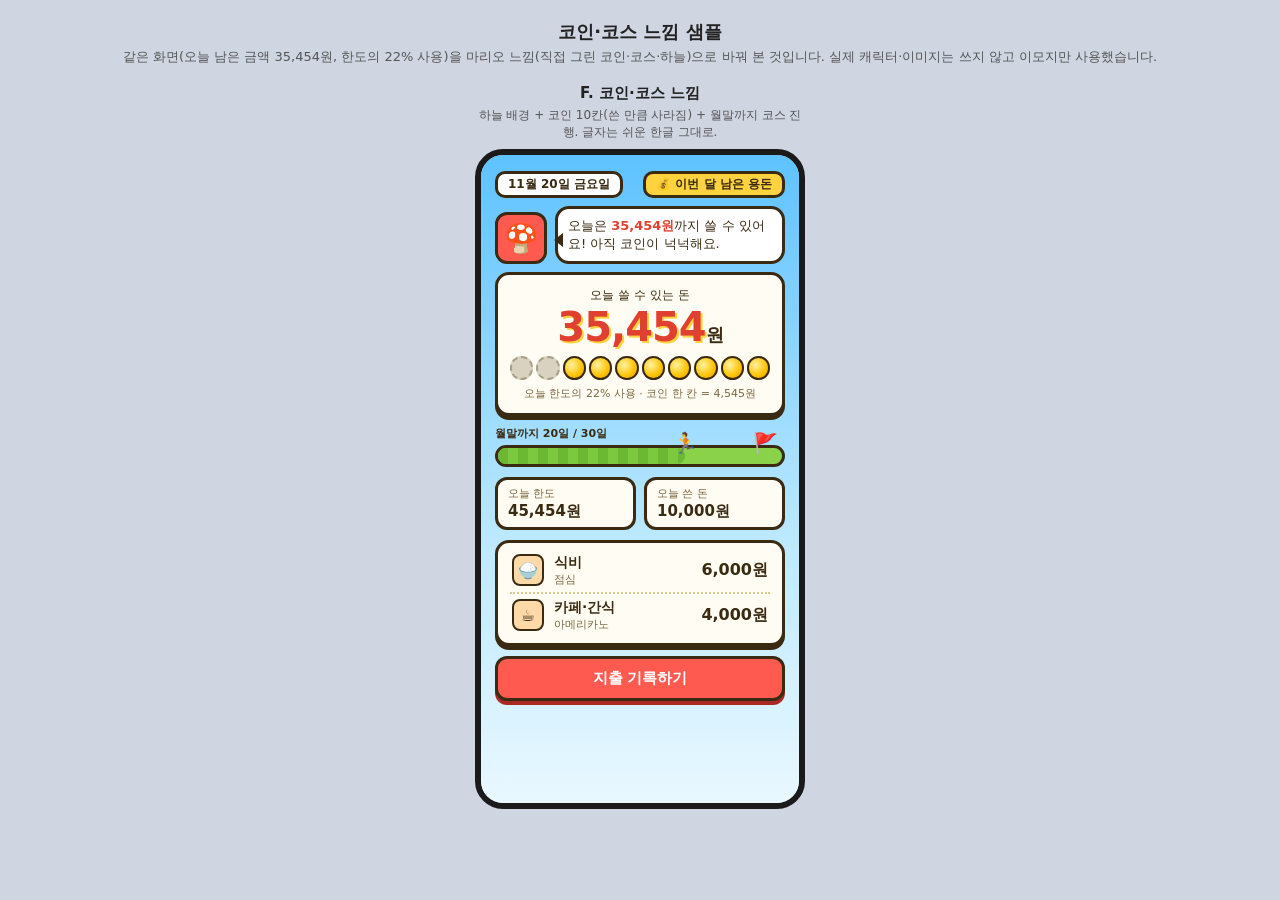
<file: docs/design-samples/samples3.html>
<!DOCTYPE html>
<html lang="ko">
<head>
<meta charset="UTF-8">
<meta name="viewport" content="width=device-width, initial-scale=1">
<title>코인·코스 느낌 디자인 샘플</title>
<style>
  * { box-sizing: border-box; }
  body { margin: 0; padding: 20px 12px 40px; background: #cfd6e2; font-family: "Malgun Gothic", system-ui, sans-serif; }
  h1 { text-align: center; font-size: 18px; margin: 0 0 4px; color: #222; }
  .sub { text-align: center; font-size: 13px; color: #555; margin: 0 0 18px; }
  .row { display: flex; flex-wrap: wrap; gap: 22px; justify-content: center; }
  .wrap { width: 330px; }
  .label { text-align: center; font-weight: 700; font-size: 15px; margin-bottom: 4px; color: #222; }
  .desc { text-align: center; font-size: 12px; color: #555; margin-bottom: 8px; min-height: 32px; }
  .phone { width: 330px; height: 660px; border-radius: 28px; border: 6px solid #1a1a1a; overflow: hidden; position: relative; }
  .screen { height: 100%; overflow: hidden; padding: 16px 14px 72px; }
  .tabs { position: absolute; left: 0; right: 0; bottom: 0; height: 60px; display: flex; justify-content: space-around; align-items: center; font-size: 11px; }
  .tabs em { display: block; font-style: normal; font-size: 19px; }

  /* ===== F. 코인·코스 느낌 (마리오풍: 하늘 + 코인 + 코스 진행) ===== */
  .F { background: linear-gradient(#5ec2ff 0, #bde9ff 60%, #e9f8ff 100%); color: #3a2a12; position: relative; }
  .F .cloud { position: absolute; font-size: 34px; opacity: .9; }
  .F .top { display: flex; justify-content: space-between; align-items: center; margin-bottom: 8px; position: relative; }
  .F .date { background: #fff; border: 3px solid #3a2a12; border-radius: 10px; padding: 2px 10px; font-size: 12px; font-weight: 800; }
  .F .coinsum { background: #ffd23f; border: 3px solid #3a2a12; border-radius: 10px; padding: 2px 10px; font-size: 12px; font-weight: 800; }
  .F .npc { display: flex; align-items: flex-end; gap: 8px; margin-bottom: 8px; position: relative; }
  .F .npc .face { width: 52px; height: 52px; border-radius: 12px; background: #ff5a4f; border: 3px solid #3a2a12; display: grid; place-items: center; font-size: 28px; flex-shrink: 0; }
  .F .bubble { position: relative; flex: 1; background: #fff; border: 3px solid #3a2a12; border-radius: 14px; padding: 8px 10px; font-size: 13px; line-height: 1.4; }
  .F .bubble:before { content: ""; position: absolute; left: -11px; bottom: 14px; border: 7px solid transparent; border-right: 9px solid #3a2a12; }
  .F .bubble b { color: #e0402f; }
  .F .panel { background: #fffdf3; border: 3px solid #3a2a12; border-radius: 14px; padding: 12px; margin-bottom: 10px; box-shadow: 0 4px 0 #3a2a12; position: relative; }
  .F .big { text-align: center; font-size: 12px; margin: 0; }
  .F .num { text-align: center; font-size: 40px; font-weight: 900; color: #e0402f; margin: 0 0 6px; letter-spacing: -1px; text-shadow: 2px 2px 0 #ffd23f; }
  .F .num small { font-size: 18px; color: #3a2a12; text-shadow: none; }
  .F .coins { display: grid; grid-template-columns: repeat(10, 1fr); gap: 3px; }
  .F .coins i { aspect-ratio: 1; border-radius: 50%; background: radial-gradient(circle at 35% 35%, #fff2a0, #ffc300 60%, #d99a00); border: 2px solid #3a2a12; }
  .F .coins i.gone { background: #d9d2c0; border-style: dashed; border-color: #a99f86; }
  .F .hint { text-align: center; font-size: 11px; margin: 6px 0 0; color: #7a6540; }
  .F .grid { display: grid; grid-template-columns: 1fr 1fr; gap: 8px; margin-bottom: 10px; }
  .F .grid div { background: #fffdf3; border: 3px solid #3a2a12; border-radius: 12px; padding: 6px 10px; }
  .F .grid span { display: block; font-size: 11px; color: #7a6540; }
  .F .grid b { font-size: 15px; }
  .F .course { margin-bottom: 10px; position: relative; }
  .F .course p { margin: 0 0 4px; font-size: 11px; font-weight: 800; }
  .F .road { position: relative; height: 22px; background: #8bd24b; border: 3px solid #3a2a12; border-radius: 999px; }
  .F .road .done { position: absolute; left: 0; top: 0; bottom: 0; width: 66%; background: repeating-linear-gradient(90deg, #6bb832 0 10px, #7cc93f 10px 20px); border-radius: 999px; }
  .F .road .hero { position: absolute; left: 66%; top: -17px; font-size: 20px; transform: translateX(-50%); }
  .F .road .flag { position: absolute; right: 4px; top: -17px; font-size: 20px; }
  .F .row2 { display: flex; align-items: center; gap: 10px; padding: 5px 2px; }
  .F .row2 + .row2 { border-top: 2px dotted #d9c98f; }
  .F .ic { width: 32px; height: 32px; border-radius: 8px; background: #ffd9a8; border: 2px solid #3a2a12; display: grid; place-items: center; font-size: 16px; }
  .F .row2 .m { flex: 1; font-size: 14px; font-weight: 800; }
  .F .row2 .m small { display: block; font-weight: 400; font-size: 11px; color: #7a6540; }
  .F .btn { width: 100%; border: 3px solid #3a2a12; background: #ff5a4f; color: #fff; font-weight: 900; font-size: 15px; padding: 10px; border-radius: 12px; box-shadow: 0 4px 0 #a82a22; }
  .F .tabs { background: #c9753a; border-top: 4px solid #3a2a12; background-image: linear-gradient(#3a2a12 2px, transparent 2px), linear-gradient(90deg, #3a2a12 2px, transparent 2px); background-size: 40px 30px; color: #fff; }
  .F .tabs span { background: #c9753a; padding: 2px 8px; border-radius: 6px; }
  .F .tabs .on { background: #ffd23f; color: #3a2a12; font-weight: 800; border: 2px solid #3a2a12; }
</style>
</head>
<body>
<h1>코인·코스 느낌 샘플</h1>
<p class="sub">같은 화면(오늘 남은 금액 35,454원, 한도의 22% 사용)을 마리오 느낌(직접 그린 코인·코스·하늘)으로 바꿔 본 것입니다. 실제 캐릭터·이미지는 쓰지 않고 이모지만 사용했습니다.</p>

<div class="row">
  <div class="wrap">
    <div class="label">F. 코인·코스 느낌</div>
    <div class="desc">하늘 배경 + 코인 10칸(쓴 만큼 사라짐) + 월말까지 코스 진행. 글자는 쉬운 한글 그대로.</div>
    <div class="phone">
      <div class="screen F">
        <span class="cloud" style="right:18px; top:46px">☁️</span>
        <span class="cloud" style="left:150px; top:120px; font-size:26px">☁️</span>
        <div class="top">
          <span class="date">11월 20일 금요일</span>
          <span class="coinsum">💰 이번 달 남은 용돈</span>
        </div>
        <div class="npc">
          <div class="face">🍄</div>
          <div class="bubble">오늘은 <b>35,454원</b>까지 쓸 수 있어요! 아직 코인이 넉넉해요.</div>
        </div>
        <div class="panel">
          <p class="big">오늘 쓸 수 있는 돈</p>
          <p class="num">35,454<small>원</small></p>
          <div class="coins"><i class="gone"></i><i class="gone"></i><i></i><i></i><i></i><i></i><i></i><i></i><i></i><i></i></div>
          <p class="hint">오늘 한도의 22% 사용 · 코인 한 칸 = 4,545원</p>
        </div>
        <div class="course">
          <p>월말까지 20일 / 30일</p>
          <div class="road"><div class="done"></div><span class="hero">🏃</span><span class="flag">🚩</span></div>
        </div>
        <div class="grid">
          <div><span>오늘 한도</span><b>45,454원</b></div>
          <div><span>오늘 쓴 돈</span><b>10,000원</b></div>
        </div>
        <div class="panel" style="padding:6px 12px">
          <div class="row2"><div class="ic">🍚</div><div class="m">식비<small>점심</small></div><b>6,000원</b></div>
          <div class="row2"><div class="ic">☕</div><div class="m">카페·간식<small>아메리카노</small></div><b>4,000원</b></div>
        </div>
        <button class="btn">지출 기록하기</button>
      </div>
      <div class="tabs F"><span class="on"><em>🏠</em>오늘</span><span><em>📋</em>내역</span><span><em>📊</em>통계</span></div>
    </div>
  </div>
</div>
</body>
</html>
</file>
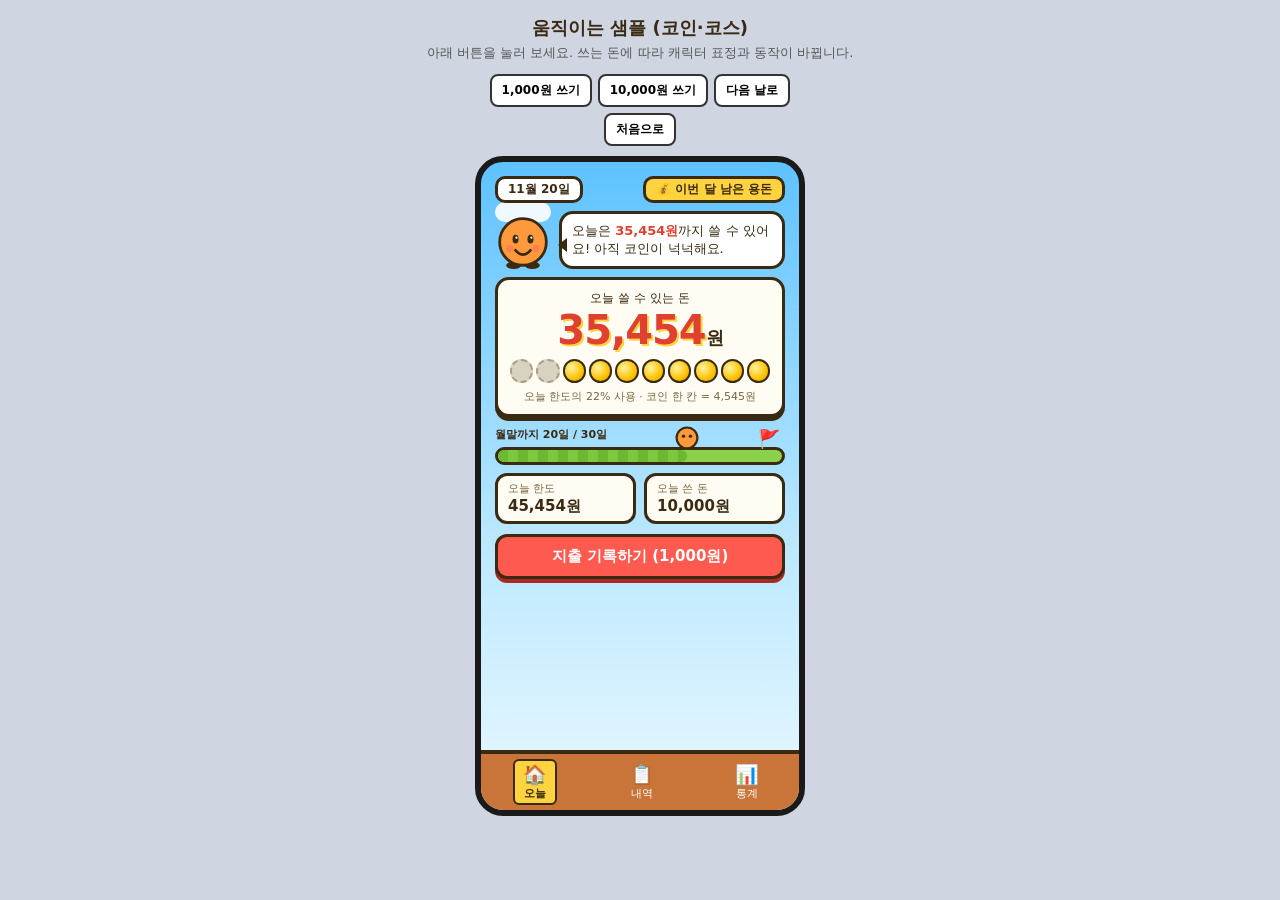
<file: docs/design-samples/samples4.html>
<!DOCTYPE html>
<html lang="ko">
<head>
<meta charset="UTF-8">
<meta name="viewport" content="width=device-width, initial-scale=1">
<title>움직이는 샘플 (코인·코스)</title>
<style>
  * { box-sizing: border-box; }
  body { margin: 0; padding: 16px 12px 30px; background: #cfd6e2; font-family: "Malgun Gothic", system-ui, sans-serif; color: #3a2a12; }
  h1 { text-align: center; font-size: 18px; margin: 0 0 4px; }
  .sub { text-align: center; font-size: 13px; color: #555; margin: 0 0 12px; }
  .wrap { width: 330px; margin: 0 auto; }
  .controls { display: flex; gap: 6px; justify-content: center; flex-wrap: wrap; margin-bottom: 10px; }
  .controls button { border: 2px solid #333; background: #fff; border-radius: 8px; padding: 6px 10px; font-size: 12px; font-weight: 700; cursor: pointer; font-family: inherit; }
  .controls button:active { transform: translateY(1px); }
  .phone { width: 330px; height: 660px; border-radius: 28px; border: 6px solid #1a1a1a; overflow: hidden; position: relative; background: linear-gradient(#5ec2ff 0, #bde9ff 60%, #e9f8ff 100%); }
  .screen { height: 100%; overflow: hidden; padding: 14px 14px 72px; position: relative; }

  /* 흘러가는 구름 */
  .cloud { position: absolute; width: 56px; height: 20px; background: #fff; border-radius: 999px; opacity: .9; animation: drift linear infinite; }
  .cloud:before { content: ""; position: absolute; left: 10px; top: -10px; width: 26px; height: 22px; background: #fff; border-radius: 50%; }
  @keyframes drift { from { transform: translateX(-80px); } to { transform: translateX(420px); } }

  .top { display: flex; justify-content: space-between; align-items: center; margin-bottom: 8px; position: relative; }
  .date { background: #fff; border: 3px solid #3a2a12; border-radius: 10px; padding: 2px 10px; font-size: 12px; font-weight: 800; }
  .coinsum { background: #ffd23f; border: 3px solid #3a2a12; border-radius: 10px; padding: 2px 10px; font-size: 12px; font-weight: 800; }

  .npc { display: flex; align-items: flex-end; gap: 8px; margin-bottom: 8px; position: relative; }
  .face { width: 56px; height: 56px; flex-shrink: 0; }
  .face svg { width: 100%; height: 100%; overflow: visible; }
  .face .mouth { display: none; }
  .ok .face .m-ok, .warn .face .m-warn, .bad .face .m-bad { display: block; }
  .face .tear { display: none; }
  .bad .face .tear { display: block; animation: tear 1s ease-in infinite; }
  @keyframes tear { from { transform: translateY(0); opacity: 1; } to { transform: translateY(10px); opacity: 0; } }
  .face svg { animation: bob 1.2s ease-in-out infinite; transform-origin: 50% 100%; }
  .warn .face svg { animation: shake .5s ease-in-out infinite; }
  .bad .face svg { animation: droop 1.6s ease-in-out infinite; }
  @keyframes bob { 0%,100% { transform: translateY(0) scale(1,1); } 50% { transform: translateY(-5px) scale(.97,1.03); } }
  @keyframes shake { 0%,100% { transform: rotate(-3deg); } 50% { transform: rotate(3deg); } }
  @keyframes droop { 0%,100% { transform: translateY(2px) scale(1.03,.95); } 50% { transform: translateY(3px) scale(1.04,.93); } }
  .eye { animation: blink 4s infinite; transform-origin: center; transform-box: fill-box; }
  @keyframes blink { 0%,94%,100% { transform: scaleY(1); } 97% { transform: scaleY(.1); } }

  .bubble { position: relative; flex: 1; background: #fff; border: 3px solid #3a2a12; border-radius: 14px; padding: 8px 10px; font-size: 13px; line-height: 1.4; min-height: 52px; }
  .bubble:before { content: ""; position: absolute; left: -11px; bottom: 14px; border: 7px solid transparent; border-right: 9px solid #3a2a12; }
  .bubble b { color: #e0402f; }

  .panel { background: #fffdf3; border: 3px solid #3a2a12; border-radius: 14px; padding: 10px 12px; margin-bottom: 10px; box-shadow: 0 4px 0 #3a2a12; position: relative; }
  .big { text-align: center; font-size: 12px; margin: 0; }
  .num { text-align: center; font-size: 40px; font-weight: 900; color: #e0402f; margin: 0 0 6px; letter-spacing: -1px; text-shadow: 2px 2px 0 #ffd23f; transition: color .3s; }
  .num small { font-size: 18px; color: #3a2a12; text-shadow: none; }
  .warn .num { color: #e07a00; }
  .bad .num { color: #c4161c; animation: pulse .8s ease-in-out infinite; }
  @keyframes pulse { 50% { transform: scale(1.05); } }

  .coins { display: grid; grid-template-columns: repeat(10, 1fr); gap: 3px; }
  .coins i { aspect-ratio: 1; border-radius: 50%; background: radial-gradient(circle at 35% 35%, #fff2a0, #ffc300 60%, #d99a00); border: 2px solid #3a2a12; animation: spin 2.4s ease-in-out infinite; }
  .coins i:nth-child(2n) { animation-delay: .3s; }
  .coins i:nth-child(3n) { animation-delay: .6s; }
  @keyframes spin { 0%,100% { transform: scaleX(1); } 50% { transform: scaleX(.55); } }
  .coins i.gone { background: #d9d2c0; border-style: dashed; border-color: #a99f86; animation: none; }
  .coins i.pop { animation: pop .5s ease-out; }
  @keyframes pop { 0% { transform: scale(1); background: #ffc300; } 40% { transform: translateY(-14px) scale(1.3); } 100% { transform: translateY(0) scale(1); } }
  .hint { text-align: center; font-size: 11px; margin: 6px 0 0; color: #7a6540; }
  .float { position: absolute; right: 16px; top: 34px; font-weight: 900; color: #c4161c; font-size: 16px; pointer-events: none; animation: floatup 1s ease-out forwards; }
  @keyframes floatup { from { transform: translateY(0); opacity: 1; } to { transform: translateY(-28px); opacity: 0; } }

  .course { margin-bottom: 8px; position: relative; padding-top: 20px; }
  .course p { margin: 0 0 2px; font-size: 11px; font-weight: 800; position: absolute; left: 0; top: 0; }
  .road { position: relative; height: 18px; background: #8bd24b; border: 3px solid #3a2a12; border-radius: 999px; }
  .road .done { position: absolute; left: 0; top: 0; bottom: 0; width: 0; background: repeating-linear-gradient(90deg, #6bb832 0 10px, #7cc93f 10px 20px); border-radius: 999px; transition: width 1s ease-in-out; }
  .hero { position: absolute; top: -26px; left: 0; width: 26px; height: 26px; transform: translateX(-50%); transition: left 1s ease-in-out; }
  .hero.walk svg { animation: hop .25s ease-in-out infinite; }
  @keyframes hop { 50% { transform: translateY(-6px); } }
  .flag { position: absolute; right: 2px; top: -22px; font-size: 18px; transform-origin: 20% 100%; animation: wave 1.4s ease-in-out infinite; }
  @keyframes wave { 50% { transform: skewX(-8deg); } }

  .grid { display: grid; grid-template-columns: 1fr 1fr; gap: 8px; margin-bottom: 10px; }
  .grid div { background: #fffdf3; border: 3px solid #3a2a12; border-radius: 12px; padding: 5px 10px; }
  .grid span { display: block; font-size: 11px; color: #7a6540; }
  .grid b { font-size: 15px; }
  .btn { width: 100%; border: 3px solid #3a2a12; background: #ff5a4f; color: #fff; font-weight: 900; font-size: 15px; padding: 10px; border-radius: 12px; box-shadow: 0 4px 0 #a82a22; font-family: inherit; cursor: pointer; }
  .btn:active { transform: translateY(3px); box-shadow: 0 1px 0 #a82a22; }

  .tabs { position: absolute; left: 0; right: 0; bottom: 0; height: 60px; display: flex; justify-content: space-around; align-items: center; font-size: 11px; background: #c9753a; border-top: 4px solid #3a2a12; color: #fff; }
  .tabs span { padding: 2px 8px; border-radius: 6px; text-align: center; }
  .tabs em { display: block; font-style: normal; font-size: 19px; }
  .tabs .on { background: #ffd23f; color: #3a2a12; font-weight: 800; border: 2px solid #3a2a12; }

  @media (prefers-reduced-motion: reduce) { * { animation: none !important; transition: none !important; } }
</style>
</head>
<body>
<h1>움직이는 샘플 (코인·코스)</h1>
<p class="sub">아래 버튼을 눌러 보세요. 쓰는 돈에 따라 캐릭터 표정과 동작이 바뀝니다.</p>

<div class="wrap">
  <div class="controls">
    <button id="b1">1,000원 쓰기</button>
    <button id="b2">10,000원 쓰기</button>
    <button id="b3">다음 날로</button>
    <button id="b4">처음으로</button>
  </div>

  <div class="phone">
    <div class="screen ok" id="screen">
      <span class="cloud" style="top:40px; animation-duration:26s"></span>
      <span class="cloud" style="top:130px; animation-duration:38s; animation-delay:-14s; transform:scale(.7)"></span>

      <div class="top">
        <span class="date" id="date">11월 20일</span>
        <span class="coinsum">💰 이번 달 남은 용돈</span>
      </div>

      <div class="npc">
        <div class="face" id="face">
          <svg viewBox="0 0 60 60" aria-label="캐릭터">
            <ellipse cx="20" cy="56" rx="8" ry="4" fill="#3a2a12"/>
            <ellipse cx="40" cy="56" rx="8" ry="4" fill="#3a2a12"/>
            <circle cx="30" cy="31" r="25" fill="#ff9a3c" stroke="#3a2a12" stroke-width="3"/>
            <circle cx="16" cy="38" r="4" fill="#ff6f61" opacity=".6"/>
            <circle cx="44" cy="38" r="4" fill="#ff6f61" opacity=".6"/>
            <ellipse class="eye" cx="22" cy="28" rx="3.2" ry="4.6" fill="#3a2a12"/>
            <ellipse class="eye" cx="38" cy="28" rx="3.2" ry="4.6" fill="#3a2a12"/>
            <circle cx="23" cy="26.5" r="1.2" fill="#fff"/>
            <circle cx="39" cy="26.5" r="1.2" fill="#fff"/>
            <g class="mouth m-ok"><path d="M22 40 Q30 49 38 40" fill="none" stroke="#3a2a12" stroke-width="3" stroke-linecap="round"/></g>
            <g class="mouth m-warn"><path d="M23 44 Q30 40 37 44" fill="none" stroke="#3a2a12" stroke-width="3" stroke-linecap="round"/><path d="M48 14 q3 4 0 7 q-3 -3 0 -7" fill="#6ecbff" stroke="#3a2a12" stroke-width="1.5"/></g>
            <g class="mouth m-bad"><path d="M23 46 Q30 38 37 46" fill="none" stroke="#3a2a12" stroke-width="3" stroke-linecap="round"/><path class="tear" d="M20 34 q3 5 0 8 q-3 -3 0 -8" fill="#6ecbff" stroke="#3a2a12" stroke-width="1.5"/></g>
          </svg>
        </div>
        <div class="bubble" id="bubble"></div>
      </div>

      <div class="panel">
        <p class="big" id="biglabel">오늘 쓸 수 있는 돈</p>
        <p class="num" id="num">0<small>원</small></p>
        <div class="coins" id="coins"></div>
        <p class="hint" id="hint"></p>
      </div>

      <div class="course">
        <p id="coursetext"></p>
        <div class="road">
          <div class="done" id="done"></div>
          <div class="hero" id="hero">
            <svg viewBox="0 0 60 60"><circle cx="30" cy="32" r="24" fill="#ff9a3c" stroke="#3a2a12" stroke-width="5"/><circle cx="22" cy="28" r="4" fill="#3a2a12"/><circle cx="38" cy="28" r="4" fill="#3a2a12"/></svg>
          </div>
          <span class="flag">🚩</span>
        </div>
      </div>

      <div class="grid">
        <div><span>오늘 한도</span><b id="limit"></b></div>
        <div><span>오늘 쓴 돈</span><b id="spent"></b></div>
      </div>
      <button class="btn" id="btnadd">지출 기록하기 (1,000원)</button>
    </div>
    <div class="tabs"><span class="on"><em>🏠</em>오늘</span><span><em>📋</em>내역</span><span><em>📊</em>통계</span></div>
  </div>
</div>

<script>
  var LIMIT = 45454, DAYS = 30;
  var spent = 10000, day = 20, shownLeft = 0;
  var $ = function (id) { return document.getElementById(id); };
  var won = function (n) { return n.toLocaleString("ko-KR") + "원"; };

  function level() {
    var r = spent / LIMIT;
    return r > 1 ? "bad" : r >= 0.8 ? "warn" : "ok";
  }

  function animateNumber(to) {
    var from = shownLeft, start = null;
    shownLeft = to;
    function step(t) {
      if (start === null) start = t;
      var p = Math.min(1, (t - start) / 450);
      var v = Math.round(from + (to - from) * p);
      var over = v < 0;
      $("num").innerHTML = (over ? Math.abs(v).toLocaleString("ko-KR") : v.toLocaleString("ko-KR")) + "<small>원" + (over ? " 초과" : "") + "</small>";
      if (p < 1) requestAnimationFrame(step);
    }
    requestAnimationFrame(step);
  }

  function render(popFrom) {
    var left = LIMIT - spent, lv = level();
    $("screen").className = "screen " + lv;
    $("date").textContent = "11월 " + day + "일";
    $("biglabel").textContent = left < 0 ? "오늘 한도를 넘었어요" : "오늘 쓸 수 있는 돈";
    animateNumber(left);

    var used = Math.min(10, Math.floor(spent / LIMIT * 10));
    var html = "";
    for (var i = 0; i < 10; i++) {
      var cls = i < used ? "gone" : "";
      if (popFrom !== undefined && i >= popFrom && i < used) cls += " pop";
      html += '<i class="' + cls + '"></i>';
    }
    $("coins").innerHTML = html;
    $("hint").textContent = "오늘 한도의 " + Math.round(spent / LIMIT * 100) + "% 사용 · 코인 한 칸 = " + won(Math.round(LIMIT / 10));

    var msg = {
      ok: "오늘은 <b>" + won(Math.max(left, 0)) + "</b>까지 쓸 수 있어요! 아직 코인이 넉넉해요.",
      warn: "코인이 얼마 안 남았어요! <b>" + won(Math.max(left, 0)) + "</b>만 더 쓸 수 있어요.",
      bad: "앗, 오늘 한도를 <b>" + won(Math.abs(left)) + "</b> 넘었어요. 내일은 조금만 아껴 봐요."
    };
    $("bubble").innerHTML = msg[lv];

    $("limit").textContent = won(LIMIT);
    $("spent").textContent = won(spent);
    $("coursetext").textContent = "월말까지 " + day + "일 / " + DAYS + "일";
    var pct = (day / DAYS * 100) + "%";
    $("done").style.width = pct;
    $("hero").style.left = pct;
  }

  function spend(amount) {
    var before = Math.min(10, Math.floor(spent / LIMIT * 10));
    spent += amount;
    render(before);
    var f = document.createElement("span");
    f.className = "float";
    f.textContent = "-" + amount.toLocaleString("ko-KR");
    document.querySelector(".panel").appendChild(f);
    setTimeout(function () { f.remove(); }, 1000);
  }

  function walk() {
    var h = $("hero");
    h.classList.add("walk");
    setTimeout(function () { h.classList.remove("walk"); }, 1000);
  }

  $("b1").onclick = $("btnadd").onclick = function () { spend(1000); };
  $("b2").onclick = function () { spend(10000); };
  $("b3").onclick = function () { if (day < DAYS) { day++; spent = 0; walk(); render(); } };
  $("b4").onclick = function () { day = 20; spent = 10000; walk(); render(); };

  // 처음 열 때: 0에서 현재 값까지 올라가고, 캐릭터가 코스 위치까지 걷는다
  $("hero").style.left = "0%"; $("done").style.width = "0%";
  setTimeout(function () { walk(); render(); }, 150);
</script>
</body>
</html>
</file>
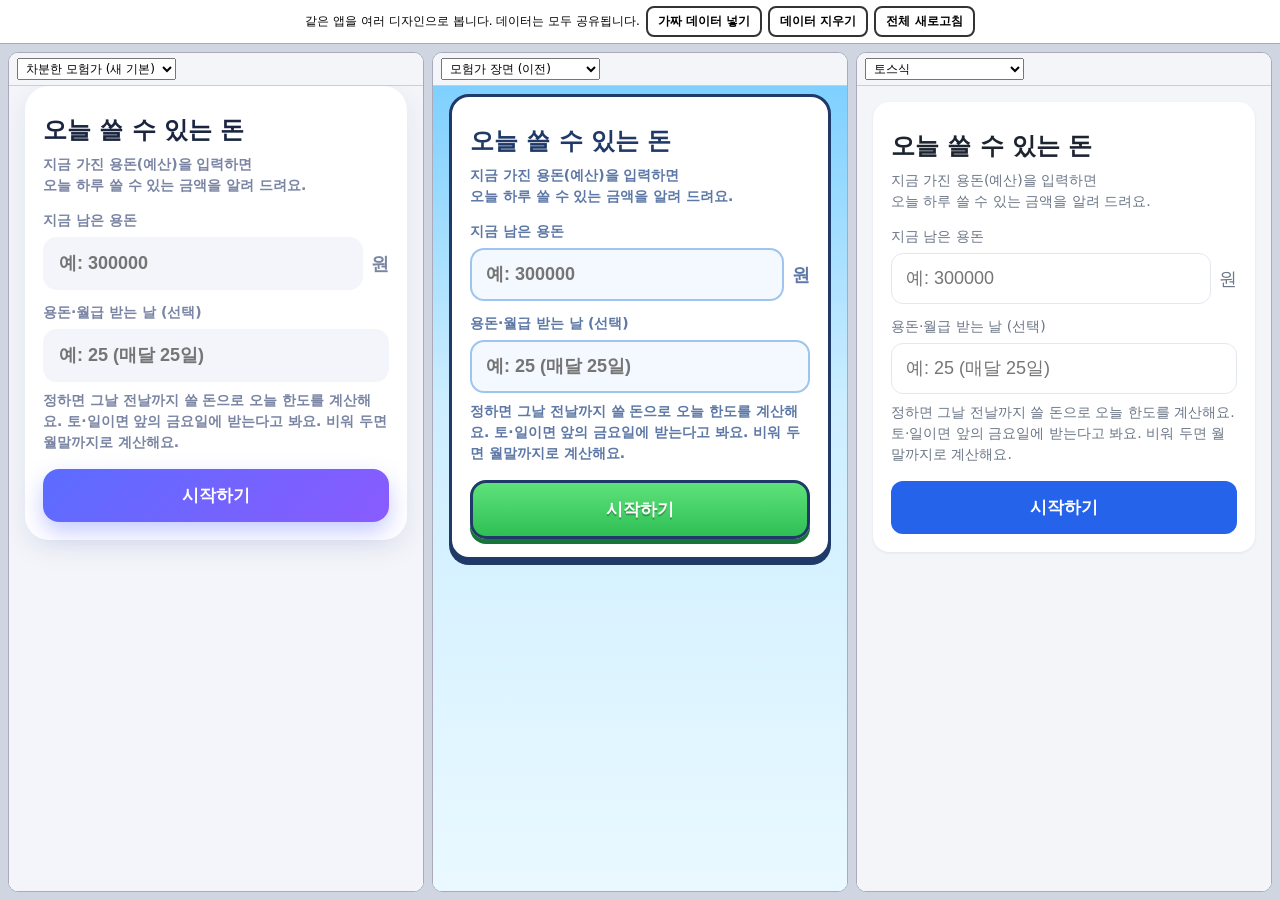
<file: docs/design-samples/side-by-side.html>
<!DOCTYPE html>
<html lang="ko">
<head>
<meta charset="UTF-8">
<meta name="viewport" content="width=device-width, initial-scale=1">
<title>디자인 나란히 비교 (실제 앱)</title>
<style>
  * { box-sizing: border-box; }
  html, body { height: 100%; margin: 0; font-family: "Malgun Gothic", system-ui, sans-serif; background: #cfd6e2; }
  body { display: flex; flex-direction: column; }
  .tools { display: flex; gap: 6px; align-items: center; justify-content: center; flex-wrap: wrap; padding: 6px 8px; background: #fff; border-bottom: 1px solid #aab; font-size: 12px; }
  .tools button { border: 2px solid #333; background: #fff; border-radius: 8px; padding: 5px 10px; font-size: 12px; font-weight: 700; cursor: pointer; font-family: inherit; }
  .panes { flex: 1; display: flex; gap: 8px; padding: 8px; min-height: 0; }
  .pane { flex: 1; display: flex; flex-direction: column; min-width: 0; background: #fff; border-radius: 10px; overflow: hidden; border: 1px solid #aab; }
  .bar { display: flex; align-items: center; gap: 6px; padding: 5px 8px; background: #f3f5f9; border-bottom: 1px solid #ccd; font-size: 12px; font-weight: 700; }
  select { font-size: 12px; padding: 2px 4px; font-family: inherit; max-width: 100%; }
  iframe { flex: 1; width: 100%; border: 0; background: #fff; }
</style>
</head>
<body>
<div class="tools">
  <span>같은 앱을 여러 디자인으로 봅니다. 데이터는 모두 공유됩니다.</span>
  <button id="seed">가짜 데이터 넣기</button>
  <button id="clear">데이터 지우기</button>
  <button id="reload">전체 새로고침</button>
</div>
<div class="panes" id="panes"></div>
<script>
  var KEY = "today-money-v1";
  var THEMES = [
    ["calm", "차분한 모험가 (새 기본)"], ["adventure", "모험가 장면 (이전)"], ["neon", "네온 사이버"], ["fantasy", "판타지 가챠"], ["soft", "포근한 3D"],
    ["game", "게임식 (이전)"], ["toss", "토스식"]
  ];
  var DEFAULTS = ["calm", "adventure", "toss"];
  var panes = document.getElementById("panes");

  DEFAULTS.forEach(function (def, i) {
    var pane = document.createElement("div");
    pane.className = "pane";
    var bar = document.createElement("div");
    bar.className = "bar";
    var sel = document.createElement("select");
    THEMES.forEach(function (t) {
      var o = document.createElement("option");
      o.value = t[0]; o.textContent = t[1];
      if (t[0] === def) o.selected = true;
      sel.appendChild(o);
    });
    var frame = document.createElement("iframe");
    frame.id = "f" + i;
    frame.title = "디자인 " + (i + 1);
    function go() { frame.src = "../../index.html?theme=" + sel.value; }
    sel.addEventListener("change", go);
    bar.appendChild(sel);
    pane.appendChild(bar);
    pane.appendChild(frame);
    panes.appendChild(pane);
    go();
  });

  function reloadAll() {
    document.querySelectorAll("iframe").forEach(function (f) { f.contentWindow.location.reload(); });
  }
  function pad(n) { return String(n).padStart(2, "0"); }
  // 화면 확인용 가짜 데이터 (실제 개인정보 아님)
  document.getElementById("seed").onclick = function () {
    var d = new Date();
    var ym = d.getFullYear() + "-" + pad(d.getMonth() + 1);
    var today = ym + "-" + pad(d.getDate());
    var yest = ym + "-" + pad(Math.max(1, d.getDate() - 1));
    localStorage.setItem(KEY, JSON.stringify({
      budget: 300000,
      month: ym,
      expenses: [
        { id: 1, amount: 8000, date: yest, category: "식비", memo: "저녁" },
        { id: 2, amount: 3000, date: yest, category: "교통", memo: "버스" },
        { id: 3, amount: 6000, date: today, category: "식비", memo: "점심" },
        { id: 4, amount: 4000, date: today, category: "카페·간식", memo: "아메리카노" }
      ]
    }));
    reloadAll();
  };
  document.getElementById("clear").onclick = function () { localStorage.removeItem(KEY); reloadAll(); };
  document.getElementById("reload").onclick = reloadAll;
</script>
</body>
</html>
</file>
<file: style.css>
:root {
  --bg: #f3f5f9;
  --card: #ffffff;
  --text: #1c2430;
  --muted: #6b7686;
  --primary: #2563eb;
  --ok: #16a34a;
  --warn: #d97706;
  --bad: #dc2626;
  --line: #e3e8ef;
}

* { box-sizing: border-box; }

body {
  margin: 0;
  background: var(--bg);
  color: var(--text);
  font-family: "Malgun Gothic", "Apple SD Gothic Neo", system-ui, sans-serif;
  line-height: 1.5;
}

.app {
  max-width: 480px;
  margin: 0 auto;
  padding: 16px 16px 40px;
}

[hidden] { display: none !important; }

.card {
  background: var(--card);
  border-radius: 16px;
  padding: 18px;
  margin-bottom: 14px;
  box-shadow: 0 1px 3px rgba(20, 30, 50, 0.08);
}

h1 { font-size: 24px; margin: 8px 0 6px; }
h2 { font-size: 16px; margin: 0 0 12px; }

.hint { color: var(--muted); font-size: 14px; margin: 0 0 14px; }

label {
  display: block;
  font-size: 14px;
  color: var(--muted);
  margin: 12px 0 6px;
}

input {
  width: 100%;
  padding: 14px;
  font-size: 18px;
  border: 1px solid var(--line);
  border-radius: 12px;
  background: #fff;
  color: var(--text);
}

select {
  width: 100%;
  padding: 14px;
  font-size: 18px;
  font-family: inherit;
  border: 1px solid var(--line);
  border-radius: 12px;
  background: #fff;
  color: var(--text);
}

input:focus, select:focus { outline: 2px solid var(--primary); border-color: transparent; }

.input-row { display: flex; align-items: center; gap: 8px; }
.unit { font-size: 18px; color: var(--muted); }

button { font-family: inherit; cursor: pointer; }

button.primary {
  width: 100%;
  margin-top: 16px;
  padding: 15px;
  font-size: 17px;
  font-weight: 700;
  color: #fff;
  background: var(--primary);
  border: 0;
  border-radius: 12px;
}

button.primary:active { opacity: 0.85; }

button.link {
  background: none;
  border: 0;
  padding: 4px;
  color: var(--primary);
  font-size: 14px;
}

.error { color: var(--bad); font-size: 14px; margin: 10px 0 0; }

.top {
  display: flex;
  justify-content: space-between;
  align-items: center;
  padding: 4px 4px 12px;
  color: var(--muted);
  font-size: 14px;
}

.hero { text-align: center; padding: 26px 18px; }
.hero-title { margin: 0; color: var(--muted); font-size: 15px; }
.hero-amount { margin: 6px 0; font-size: 46px; font-weight: 800; letter-spacing: -1px; }
.hero-status { margin: 0; font-size: 14px; color: var(--muted); }
.bar {
  height: 12px;
  margin: 14px 4px 6px;
  background: var(--line);
  border-radius: 999px;
  overflow: hidden;
}
.bar-fill {
  height: 100%;
  width: 0;
  border-radius: 999px;
  background: var(--ok);
  transition: width 0.4s ease, background-color 0.4s ease;
}
.hero.warn .bar-fill { background: var(--warn); }
.hero.bad .bar-fill { background: var(--bad); }
.bar-label { margin: 0 0 6px; font-size: 13px; color: var(--muted); }
.hero.ok .hero-amount { color: var(--ok); }
.hero.warn .hero-amount { color: var(--warn); }
.hero.bad .hero-amount { color: var(--bad); }

.summary { display: grid; grid-template-columns: 1fr 1fr; gap: 14px 10px; }
.summary span { display: block; font-size: 12px; color: var(--muted); }
.summary strong { font-size: 17px; }

button.secondary {
  width: 100%;
  margin-top: 10px;
  padding: 13px;
  font-size: 16px;
  color: var(--muted);
  background: #fff;
  border: 1px solid var(--line);
  border-radius: 12px;
}

.list { list-style: none; margin: 0; padding: 0; }
.list li {
  display: flex;
  justify-content: space-between;
  align-items: center;
  gap: 10px;
  padding: 12px 2px;
  border-bottom: 1px solid var(--line);
  font-size: 15px;
}
.list li:last-child { border-bottom: 0; }
.list .info { min-width: 0; }
.list .date { color: var(--muted); margin-right: 8px; }
.list .tag {
  display: inline-block;
  padding: 1px 8px;
  font-size: 12px;
  color: var(--primary);
  background: #e8efff;
  border-radius: 999px;
}
.list .memo {
  color: var(--muted);
  font-size: 13px;
  overflow: hidden;
  text-overflow: ellipsis;
  white-space: nowrap;
}
.list .right { text-align: right; flex-shrink: 0; }
.list .actions { margin-top: 4px; }
.list .actions button {
  background: none;
  border: 0;
  padding: 2px 6px;
  font-size: 13px;
  color: var(--primary);
}
.list .actions button.danger { color: var(--bad); }
li.editing { background: #fff8e6; border-radius: 8px; }

/* 이번 달 통계 */
h3 { font-size: 14px; color: var(--muted); margin: 18px 0 8px; font-weight: 600; }

.stats-top { display: grid; grid-template-columns: 1fr 1fr 1.5fr; gap: 8px; }
.stats-top span { display: block; font-size: 12px; color: var(--muted); }
.stats-top strong { font-size: 14px; white-space: nowrap; }

.cat-list { list-style: none; margin: 0; padding: 0; }
.cat-list li { margin-bottom: 10px; }
.cat-row { display: flex; justify-content: space-between; font-size: 14px; margin-bottom: 4px; }
.cat-row .pct { color: var(--muted); margin-left: 6px; font-size: 12px; }
.cat-track { height: 8px; background: var(--line); border-radius: 999px; overflow: hidden; }
.cat-fill { height: 100%; background: var(--primary); border-radius: 999px; }

.day-chart {
  display: flex;
  align-items: flex-end;
  gap: 2px;
  height: 110px;
  padding-top: 6px;
}
.day-bar {
  flex: 1;
  min-height: 3px;
  background: #bcd0fb;
  border-radius: 3px 3px 0 0;
}
.day-bar.zero { background: var(--line); }
.day-bar.today { background: var(--primary); }
.day-axis { display: flex; justify-content: space-between; font-size: 11px; color: var(--muted); margin-top: 4px; }

/* 게임식 디자인 전용 요소는 기본(토스식)에서 숨김 (game.css 에서 보이게 함) */
.g-only { display: none; }
.a-only { display: none; }
.a-layers { display: none; }

/* 하단 탭 (오늘 / 내역 / 통계) */
.app { padding-bottom: 96px; }
.tabbar {
  position: fixed;
  left: 0;
  right: 0;
  bottom: 0;
  z-index: 10;
  display: flex;
  max-width: 480px;
  margin: 0 auto;
  background: #fff;
  border-top: 1px solid var(--line);
  padding-bottom: env(safe-area-inset-bottom);
}
.tab {
  flex: 1;
  padding: 16px 0;
  font-size: 16px;
  font-weight: 600;
  color: var(--muted);
  background: none;
  border: 0;
  border-top: 3px solid transparent;
}
.tab.on { color: var(--primary); border-top-color: var(--primary); }

/* ===== 달력 탭 (기본 모양. 디자인별 색은 각 테마 파일에서 덮어씀) ===== */
.cal-grid { display: grid; grid-template-columns: repeat(7, 1fr); gap: 4px; }
.cal-dow { text-align: center; font-size: 12px; font-weight: 700; color: var(--muted); padding-bottom: 2px; }
.cal-dow:first-child { color: var(--bad); }
.cal-dow:nth-child(7) { color: var(--primary); }
.cal-cell {
  position: relative;
  aspect-ratio: 1 / 1.08;
  padding: 3px 4px;
  font-family: inherit;
  font-size: 13px;
  font-weight: 700;
  text-align: left;
  color: var(--text);
  background: #fff;
  border: 1px solid var(--line);
  border-radius: 10px;
  cursor: pointer;
}
.cal-cell.empty { visibility: hidden; }
.cal-cell.past { color: #aab2c4; background: #f7f8fb; }
.cal-cell.today { border: 2px solid var(--primary); }
.cal-cell.sel { outline: 3px solid rgba(37, 99, 235, 0.35); outline-offset: 1px; }
.cal-marks { position: absolute; left: 0; right: 0; bottom: 5px; display: flex; gap: 2px; justify-content: center; }
.dot { display: inline-block; width: 8px; height: 8px; border-radius: 50%; vertical-align: middle; }
.dot.fix { background: #4f7cff; }
.dot.big { background: #ff5a6a; }
.dot.spent { background: #c3cad8; }
.cal-legend { display: flex; gap: 14px; flex-wrap: wrap; margin-top: 10px; font-size: 12px; color: var(--muted); }
.cal-detail { margin-top: 12px; padding: 12px; background: #f6f8fc; border-radius: 14px; font-size: 14px; }
.cal-line { margin: 6px 0 0; }
.cal-detail button.link { display: block; margin-top: 8px; padding: 0; }

.sched { list-style: none; margin: 0; padding: 0; }
.sched li { display: flex; align-items: center; gap: 10px; padding: 12px 2px; border-bottom: 1px solid var(--line); font-size: 15px; }
.sched li:last-child { border-bottom: 0; }
.sched .when { min-width: 38px; font-weight: 800; }
.sched .what { flex: 1; min-width: 0; font-weight: 700; }
.sched .what small, .sched .right small { display: block; font-size: 11px; font-weight: 500; color: var(--muted); }
.sched .right { text-align: right; flex-shrink: 0; }
.sched .right small.ok { color: var(--ok); font-weight: 700; }
.sched .actions { display: block; margin-top: 2px; }
.sched .actions button { background: none; border: 0; padding: 2px 6px; font-size: 13px; color: var(--muted); font-weight: 700; }
.sched .actions button.danger { color: var(--bad); }
button.mini { margin-top: 4px; padding: 5px 10px; font-size: 12px; font-weight: 800; color: #fff; background: var(--primary); border: 0; border-radius: 999px; }
.add-row { display: grid; grid-template-columns: 1fr 1fr; gap: 8px; }
.reserved-note { grid-column: 1 / -1; margin: 0; font-size: 12px; color: var(--muted); }

/* 달력 탭 버튼에 "실제 금액을 확인해 주세요" 알림 점 */
.tab { position: relative; }
.tab.alert:after { content: ""; position: absolute; top: 8px; right: calc(50% - 26px); width: 8px; height: 8px; border-radius: 50%; background: #ff4d5e; }

/* 용돈일 안내 / 목적지 */
.setup-note { margin: 0 0 12px; padding: 10px 12px; font-size: 14px; font-weight: 800; color: var(--text); background: #fff6d6; border-radius: 12px; }
.a-goal { display: none; }
</file>
<file: game.css>
/* 게임식 디자인 (코인·코스 느낌). index.html 주소 끝에 ?theme=game 을 붙이면 적용된다.
   style.css 위에 덮어쓰는 파일이라 기능과 계산에는 영향이 없다. */

:root.theme-game {
  --bg: #bde9ff;
  --card: #fffdf3;
  --text: #3a2a12;
  --muted: #7a6540;
  --primary: #e0402f;
  --ok: #3f9b4b;
  --warn: #e07a00;
  --bad: #c4161c;
  --line: #e6d9ae;
}

.theme-game body {
  background: linear-gradient(#5ec2ff 0, #bde9ff 45%, #e9f8ff 100%) fixed;
}

/* 카드: 두꺼운 테두리 + 아래 그림자 */
.theme-game .card {
  border: 3px solid #3a2a12;
  border-radius: 14px;
  box-shadow: 0 4px 0 #3a2a12;
}

.theme-game input,
.theme-game select {
  border: 3px solid #3a2a12;
  border-radius: 12px;
  background: #fff;
}
.theme-game input:focus,
.theme-game select:focus { outline: 3px solid #ffd23f; border-color: #3a2a12; }

.theme-game button.primary {
  border: 3px solid #3a2a12;
  border-radius: 12px;
  background: #ff5a4f;
  box-shadow: 0 4px 0 #a82a22;
  font-weight: 900;
}
.theme-game button.primary:active { opacity: 1; transform: translateY(3px); box-shadow: 0 1px 0 #a82a22; }
.theme-game button.secondary { border: 3px solid #3a2a12; border-radius: 12px; font-weight: 700; }
.theme-game .top { color: #3a2a12; font-weight: 800; }
.theme-game button.link { color: #3a2a12; font-weight: 800; text-decoration: underline; }
.theme-game h1, .theme-game h2 { font-weight: 900; }

/* 큰 숫자 */
.theme-game .hero-amount { font-weight: 900; text-shadow: 2px 2px 0 #ffd23f; }
.theme-game .hero.bad .hero-amount { animation: g-pulse .8s ease-in-out infinite; }
@keyframes g-pulse { 50% { transform: scale(1.05); } }

/* 막대는 코인으로 대신한다 (진행 정보는 화면 읽기용으로 남겨 둠) */
.theme-game .bar { display: none; }

/* 캐릭터 + 말풍선 */
.theme-game .g-npc { display: flex; align-items: flex-end; gap: 10px; margin-bottom: 14px; text-align: left; }
.theme-game .g-face { width: 56px; height: 56px; flex-shrink: 0; }
.theme-game .g-face svg { width: 100%; height: 100%; overflow: visible; animation: g-bob 1.2s ease-in-out infinite; transform-origin: 50% 100%; }
.theme-game .hero.warn .g-face svg { animation: g-shake .5s ease-in-out infinite; }
.theme-game .hero.bad .g-face svg { animation: g-droop 1.6s ease-in-out infinite; }
@keyframes g-bob { 0%,100% { transform: translateY(0) scale(1,1); } 50% { transform: translateY(-5px) scale(.97,1.03); } }
@keyframes g-shake { 0%,100% { transform: rotate(-3deg); } 50% { transform: rotate(3deg); } }
@keyframes g-droop { 0%,100% { transform: translateY(2px) scale(1.03,.95); } 50% { transform: translateY(3px) scale(1.04,.93); } }
.theme-game .g-eye { animation: g-blink 4s infinite; transform-origin: center; transform-box: fill-box; }
@keyframes g-blink { 0%,94%,100% { transform: scaleY(1); } 97% { transform: scaleY(.1); } }
.theme-game .g-mouth, .theme-game .g-tear { display: none; }
.theme-game .hero.ok .m-ok, .theme-game .hero.warn .m-warn, .theme-game .hero.bad .m-bad { display: block; }
.theme-game .hero.bad .g-tear { display: block; animation: g-tear 1s ease-in infinite; }
@keyframes g-tear { from { transform: translateY(0); opacity: 1; } to { transform: translateY(10px); opacity: 0; } }

.theme-game .g-bubble {
  position: relative;
  flex: 1;
  background: #fff;
  border: 3px solid #3a2a12;
  border-radius: 14px;
  padding: 8px 12px;
  font-size: 14px;
  line-height: 1.4;
  min-height: 52px;
}
.theme-game .g-bubble:before { content: ""; position: absolute; left: -11px; bottom: 14px; border: 7px solid transparent; border-right: 9px solid #3a2a12; }
.theme-game .g-bubble b { color: #e0402f; }

/* 코인 10칸 */
.theme-game .g-coins { display: grid; grid-template-columns: repeat(10, 1fr); gap: 4px; margin: 14px 4px 8px; }
.theme-game .g-coins i {
  aspect-ratio: 1;
  border-radius: 50%;
  background: radial-gradient(circle at 35% 35%, #fff2a0, #ffc300 60%, #d99a00);
  border: 2px solid #3a2a12;
  animation: g-spin 2.4s ease-in-out infinite;
}
.theme-game .g-coins i:nth-child(2n) { animation-delay: .3s; }
.theme-game .g-coins i:nth-child(3n) { animation-delay: .6s; }
@keyframes g-spin { 0%,100% { transform: scaleX(1); } 50% { transform: scaleX(.55); } }
.theme-game .g-coins i.gone { background: #d9d2c0; border-style: dashed; border-color: #a99f86; animation: none; }
.theme-game .g-coins i.gone.pop { animation: g-pop .5s ease-out; }
@keyframes g-pop { 0% { transform: scale(1); background: #ffc300; } 40% { transform: translateY(-14px) scale(1.3); } 100% { transform: translateY(0) scale(1); } }

/* 월말까지 코스 */
.theme-game .g-course { display: block; position: relative; margin-top: 18px; padding-top: 18px; text-align: left; }
.theme-game .g-course-text { position: absolute; left: 0; top: 0; margin: 0; font-size: 12px; font-weight: 800; }
.theme-game .g-road { position: relative; height: 18px; background: #8bd24b; border: 3px solid #3a2a12; border-radius: 999px; margin-top: 14px; }
.theme-game .g-done { position: absolute; left: 0; top: 0; bottom: 0; width: 0; background: repeating-linear-gradient(90deg, #6bb832 0 10px, #7cc93f 10px 20px); border-radius: 999px; transition: width 1s ease-in-out; }
.theme-game .g-walker { position: absolute; top: -26px; left: 0; width: 26px; height: 26px; transform: translateX(-50%); transition: left 1s ease-in-out; }
.theme-game .g-walker svg { width: 100%; height: 100%; }
.theme-game .g-walker.walk svg { animation: g-hop .25s ease-in-out infinite; }
@keyframes g-hop { 50% { transform: translateY(-6px); } }
.theme-game .g-flag { position: absolute; right: 2px; top: -22px; font-size: 18px; transform-origin: 20% 100%; animation: g-wave 1.4s ease-in-out infinite; }
@keyframes g-wave { 50% { transform: skewX(-8deg); } }

/* 요약·목록·통계 */
.theme-game .summary { border-radius: 14px; }
.theme-game .list .tag { color: #3a2a12; background: #ffd9a8; border: 2px solid #3a2a12; font-weight: 700; }
.theme-game .list li { border-bottom: 2px dotted #d9c98f; }
.theme-game .list .actions button { color: #3a2a12; font-weight: 700; }
.theme-game .list .actions button.danger { color: var(--bad); }
.theme-game .cat-track { background: #efe6c4; border: 2px solid #3a2a12; height: 12px; }
.theme-game .cat-fill { background: repeating-linear-gradient(90deg, #6fcf6f 0 10px, #5cbb5c 10px 20px); }
.theme-game .day-bar { background: #ffd23f; border: 2px solid #3a2a12; border-bottom: 0; }
.theme-game .day-bar.zero { background: #efe6c4; border-color: #d9c98f; }
.theme-game .day-bar.today { background: #ff5a4f; }

/* 하단 탭: 벽돌 느낌 */
.theme-game .tabbar {
  background: #c9753a;
  border-top: 4px solid #3a2a12;
  background-image: linear-gradient(#3a2a12 2px, transparent 2px), linear-gradient(90deg, #3a2a12 2px, transparent 2px);
  background-size: 40px 30px;
}
.theme-game .tab { color: #fff; font-weight: 800; border-top: 0; text-shadow: 0 1px 0 #3a2a12; }
.theme-game .tab.on { background: #ffd23f; color: #3a2a12; text-shadow: none; border: 3px solid #3a2a12; border-radius: 8px; margin: 6px; padding: 10px 0; }

@media (prefers-reduced-motion: reduce) {
  .theme-game * { animation: none !important; transition: none !important; }
}
</file>
